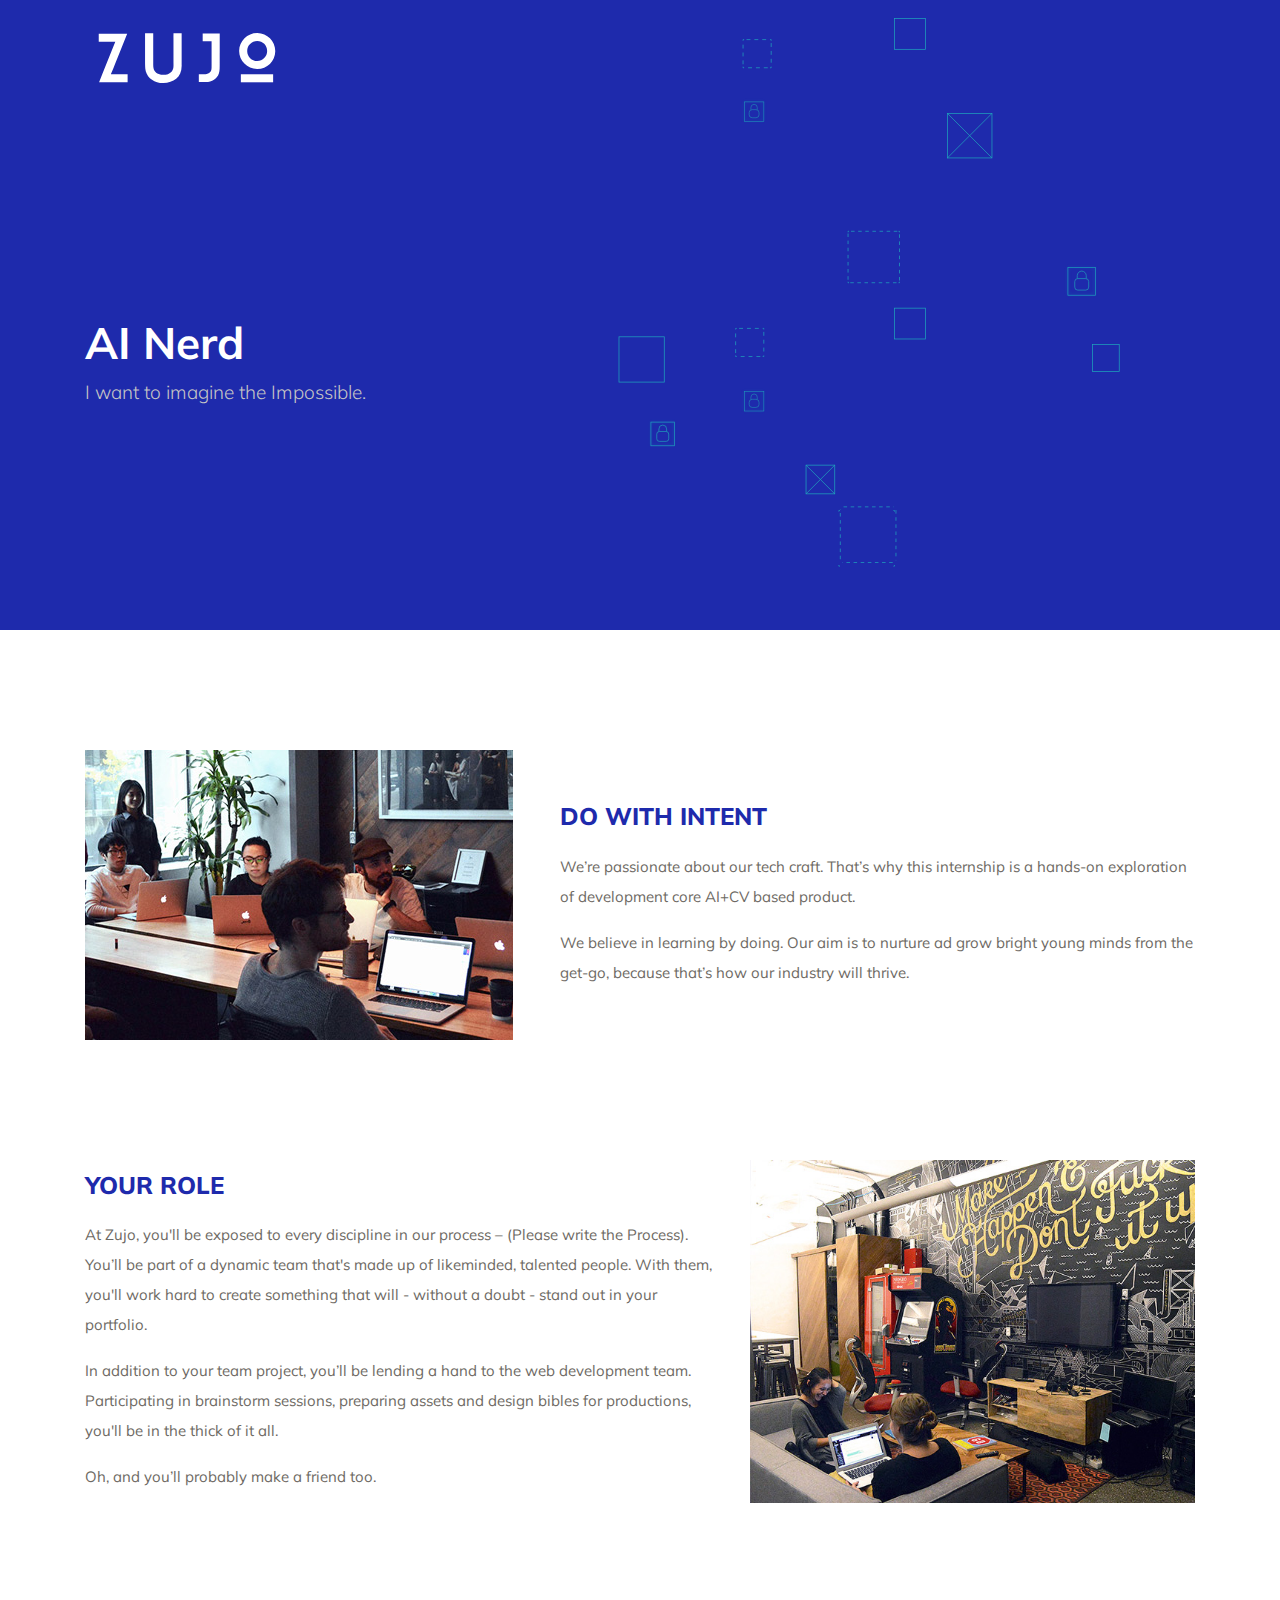
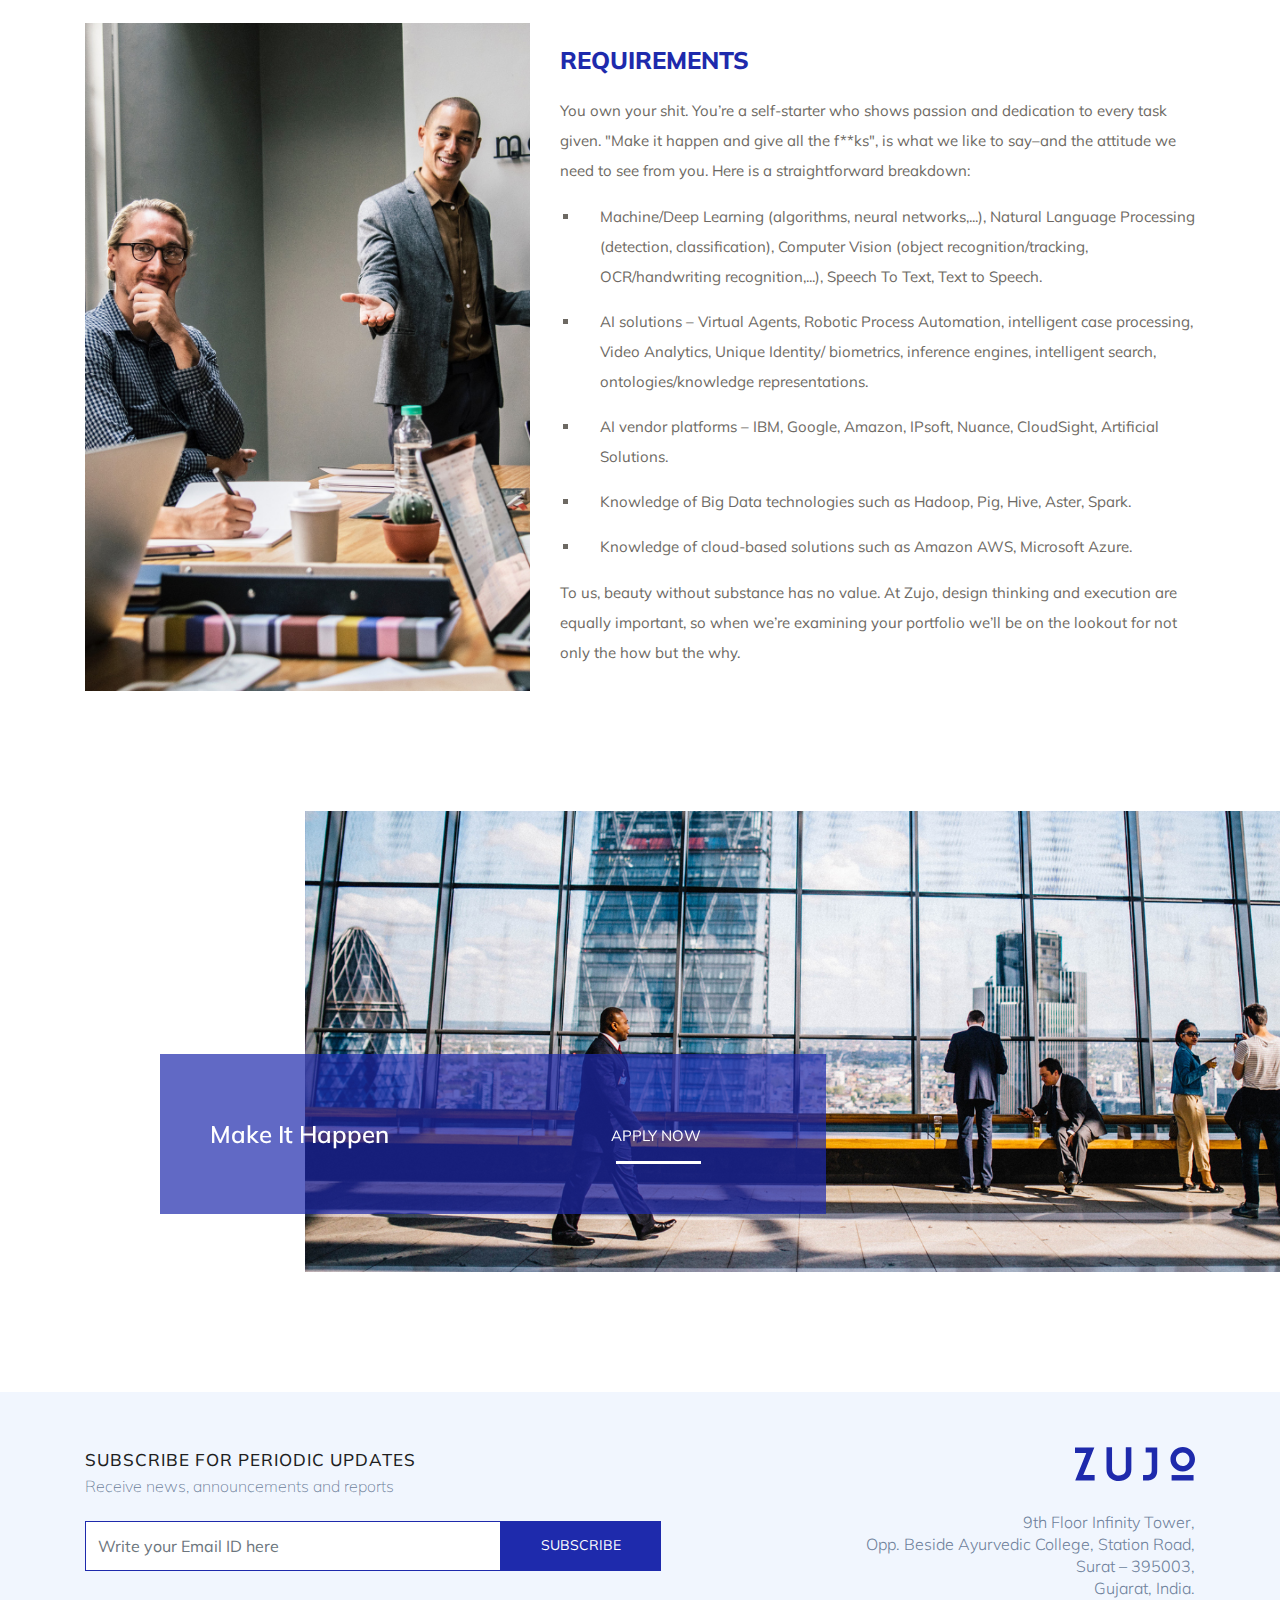
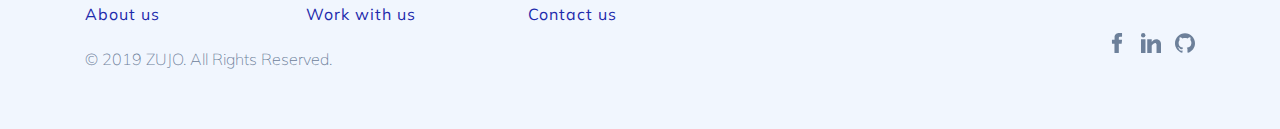
<file: ai-nerd.html>
<!DOCTYPE html>
<html>
<head>
    <title>Zujo</title>
    <meta name="description" content=""/>
    <meta property="fb:app_id" content=""/>
    <meta property="og:title" content=""/>
    <meta property="og:type" content="website"/>
    <meta property="og:url" content=""/>
    <meta property="og:description" content=""/>
    <meta property="og:site_name" content="Zujo"/>
    <meta property="og:locale" content="en_US"/>
    <meta property="og:image" content=""/>

    <meta name="twitter:card" content=""/>
    <meta name="twitter:site" content=""/>
    <meta name="twitter:creator" content=""/>
    <meta name="twitter:title" content=""/>
    <meta name="twitter:description" content=""/>
    <meta name="twitter:image" content=""/>

    <meta charset="utf-8"/>
    <meta name="viewport"
          content="width=device-width, user-scalable=no, minimum-scale=1.0, maximum-scale=1.0, shrink-to-fit=no"/>

    <link href="https://fonts.googleapis.com/css?family=Muli:300,400,600,700,800" rel="stylesheet"/>
    <link rel="stylesheet" type="text/css" href="css/bootstrap.min.css">
    <link rel="stylesheet" type="text/css" href="css/animate.min.css">
    <link rel="stylesheet" type="text/css" href="css/main.css"/>

    <link rel="icon" type="image/png" href="" sizes="57x57"/>
    <link rel="icon" type="image/png" href="" sizes="114x114"/>
    <link rel="icon" type="image/png" href="" sizes="72x72"/>

    <link rel="shortcut icon" href=""/>
    <meta name="msapplication-TileColor" content="#da532c"/>
    <meta name="msapplication-TileImage" content=""/>
    <meta name="msapplication-config" content=""/>
    <meta name="theme-color" content="#ffffff"/>
</head>
<body>

<div id="root">
    <nav class="navbar navbar-expand-lg navbar-fixed-top animated">
        <div class="container">
            <a class="navbar-brand" href="index.html">
                <svg version="1.1" id="Layer_1" xmlns="http://www.w3.org/2000/svg" xmlns:xlink="http://www.w3.org/1999/xlink" x="0px" y="0px"
	 width="1854.451px" height="525.274px" viewBox="0 0 1854.451 525.274" enable-background="new 0 0 1854.451 525.274"
	 xml:space="preserve">
<g>
	<path fill="#FFFFFF" d="M1663.458,379.405c102.951,1.426,190.383-84.836,190.99-188.438
		c0.607-104.085-84.463-190.398-188.223-190.965c-104.031-0.571-190.135,84.19-191.199,188.218
		C1473.965,291.55,1559.125,377.958,1663.458,379.405z M1665.108,85.264c57.973,0.052,103.688,45.424,104.037,103.271
		c0.367,58.874-46.404,106.354-104.582,106.182c-56.682-0.173-104.146-47.275-104.85-104.053
		C1558.995,132.576,1606.36,85.211,1665.108,85.264z"/>
	<path fill="#FFFFFF" d="M287.748,432.769H158.195h-4.396h-8.217h-18.389l27.835-65.062c5.409-13.718,10.726-27.481,16.194-41.178
		c31.047-77.717,62.1-155.45,93.859-234.958c11.169-27.962,22.422-56.132,33.8-84.615c0.021-0.052,0.042-0.104,0.063-0.157
		c-0.021,0-0.042,0-0.063,0c-80.248,0-156.213,0-232.176,0H0v84.772h10.813h136.012h3.432h0.854h22.728l-7.388,18.549
		c-0.818,2.556-1.877,5.364-3.144,8.477C120.775,223.189,79.141,328.145,36.7,432.769L7.887,507.615L3.81,517.997h44.297h255.269
		v-85.229H287.748z"/>
	<path fill="#FFFFFF" d="M871.149,336.035c-0.154-4.818-0.176-9.637-0.275-14.456h0.113V3.221h-85.824v20.851
		c-0.283,2.482-0.417,5.251-0.377,8.421c0.197,15.984,0.27,31.97,0.377,47.955v241.132h0.247c0.002,6.55-0.013,13.093-0.005,19.643
		c0.031,23.868-3.563,46.311-20.405,64.8c-29.481,32.373-87.093,43.065-134.693,24.859c-39.979-15.285-57.778-44.491-57.842-95.689
		c-0.107-89.486-0.031-178.978-0.031-268.464c0-2.767-0.003-5.362-0.008-7.882V3.109h-85.824v318.359l0.626,26.202
		c0.042,17.859,1.702,35.661,6.673,53.049c21.813,76.299,94.588,125.851,186.185,124.529
		C784.041,523.755,875.378,468.75,871.149,336.035z"/>
	<path fill="#FFFFFF" d="M1261.262,6.159h-38.174h-78.879c-11.305-0.089-22.609-0.199-33.914-0.331
		c-1.957-0.023-3.625,0.113-5.166,0.331h-13.125v39.634c-0.199,5.395-0.23,10.059,0,14.073v25.573h85.098h8.432v10.945v239.179
		h0.037c-0.074,10.063-0.094,20.13-0.221,30.192c-0.535,42.919-22.504,63.222-64.662,66.793h-12.459h-40.502h-16.328v83.225h10.828
		h76.865c2.947-0.288,5.889-0.629,8.814-1.059c7.66-1.122,14.928-2.764,21.955-4.703c61.238-16.916,97.865-64.244,100.078-132.064
		c0.461-14.121,0.697-28.252,0.813-42.384h0.016v-1.116c0.121-15.595,0.094-31.194,0-46.794v-78.771
		c0.063,0,0.131-0.003,0.193-0.003c0-41.146,0.006-82.295,0.016-123.44h0.031v-62.98v-0.31V6.159H1261.262z"/>
	<rect x="1492.92" y="433.555" fill="#FFFFFF" width="339.117" height="84.307"/>
</g>
</svg>
            </a>
            <button class="navbar-toggler">
                <span class="navbar-toggler-icon">
                    <span class="draw-menu"></span>
                    <span class="draw-menu"></span>
                    <span class="draw-menu"></span>
                </span>
            </button>
            <div class="collapse navbar-collapse for-hide" id="navbarSupportedContent">
                <div class="d-block d-lg-none navbar-mobile">
                    <div class="d-flex justify-content-between align-items-center">

                    </div>
                    <div class="navbar-mobile-title mt-4">Home</div>
                    <div class="navbar-mobile-subtitle mt-2"><a>About us</a></div>
                    <div class="navbar-mobile-subtitle"><a>Work with us</a></div>
                    <div class="navbar-mobile-title mt-3"><a>Contact us</a></div>
                </div>
                <ul class="navbar-nav ml-auto d-none d-lg-flex">
                    <li class="nav-item"><a class="nav-link">About us</a></li>
                    <li class="nav-item"><a class="nav-link">Work with us</a></li>
                    <li class="nav-item"><a class="nav-link">Contact us</a></li>
                </ul>
            </div>
        </div>
    </nav>
    <section class="banner fintec-banner h-70" id="banner">
        <div class="container h-100">
            <div class="banner-text">
                <h1>AI Nerd</h1>
                <p>I want to imagine the Impossible. </p>
            </div>
        </div>
    </section>
    <section class="dowithIntent row align-items-center">
        <div class="container">
            <div class="row align-items-center">
                <div class="col-md-5">
                    <img src="images/do-with-intent.jpg" alt="">
                </div>
                <div class="col-md-7">
                    <div class="satelite-content">
                        <h2>Do with Intent</h2>
                        <p>
                            We’re passionate about our tech craft. That’s why this internship is a hands-on exploration
                            of development core AI+CV based product.
                        </p>
                        <p>
                            We believe in learning by doing. Our aim is to nurture ad grow bright young minds from the
                            get-go, because that’s how our industry will thrive.
                        </p>
                    </div>
                </div>
            </div>
        </div>
    </section>
    <section class="dowithIntent pt-0">
        <div class="container">
            <div class="row align-items-center">
                <div class="col-md-7">
                    <div class="satelite-content">
                        <h2>Your Role</h2>
                        <p>
                            At Zujo, you'll be exposed to every discipline in our process – (Please write the Process).
                            You’ll be part of a dynamic team that's made up of likeminded, talented people. With them,
                            you'll work hard to create something that will - without a doubt - stand out in your
                            portfolio.
                        </p>
                        <p>
                            In addition to your team project, you’ll be lending a hand to the web development team.
                            Participating in brainstorm sessions, preparing assets and design bibles for productions,
                            you'll be in the thick of it all.
                        </p>
                        <p>
                            Oh, and you’ll probably make a friend too.
                        </p>
                    </div>
                </div>
                <div class="col-md-5">
                    <img src="images/your-role.jpg" alt="">
                </div>
            </div>
        </div>
    </section>
    <section class="dowithIntent pt-0">
        <div class="container">
            <div class="row align-items-center">
                <div class="col-md-5">
                    <img src="images/requirements.jpg" alt="">
                </div>
                <div class="col-md-7">
                    <div class="satelite-content">
                        <h2>Requirements</h2>
                        <p>
                            You own your shit. You’re a self-starter who shows passion and dedication to every task
                            given. "Make it happen and give all the f**ks", is what we like to say–and the attitude we
                            need to see from you. Here is a straightforward breakdown:
                        </p>
                        <ul>
                            <li>Machine/Deep Learning (algorithms, neural networks,...), Natural Language
                                Processing (detection, classification), Computer Vision (object recognition/tracking,
                                OCR/handwriting recognition,...), Speech To Text, Text to Speech.</li>
                            <li>
                                AI solutions – Virtual Agents, Robotic Process Automation, intelligent case
                                processing, Video Analytics, Unique Identity/ biometrics, inference engines, intelligent
                                search, ontologies/knowledge representations.
                            </li>
                            <li>
                                AI vendor platforms – IBM, Google, Amazon, IPsoft, Nuance, CloudSight, Artificial
                                Solutions.
                            </li>
                            <li>Knowledge of Big Data technologies such as Hadoop, Pig, Hive, Aster, Spark.</li>
                            <li>
                                Knowledge of cloud-based solutions such as Amazon AWS, Microsoft Azure.
                            </li>
                        </ul>
                        <p>
                            To us, beauty without substance has no value. At Zujo, design thinking and execution are
                            equally important, so when we’re examining your portfolio we’ll be on the lookout for not
                            only the how but the why.
                        </p>
                    </div>
                </div>
            </div>
        </div>
    </section>
    <section class="satelite do-with-intent intership pt-0">
        <div id="Intern_pictureCard" class="desktop">
            <div class="overflowHider text-right designer desktop">
                <div class="pictureWrapper  designer desktop">
                    <div class="image-cover-designer"></div>
                    <img class="picture  designer desktop" src="images/charlotteDesktop.jpg">
                </div>
                <div class="caption d-flex align-items-center justify-content-between designer desktop">
                    <h2>Make It Happen</h2>
                    <div class="svg-wrapper lightBtn">
                        <svg height="60" width="230" xmlns="http://www.w3.org/2000/svg">
                            <rect id="shape" height="60" width="230"></rect>
                        </svg>
                        <div id="text">
                            <a href="https://docs.google.com/forms/d/e/1FAIpQLSezR1AoB0HAP3gdIpaJZNRnhg6YO10k0DvsspWOpGn-_ISIEA/viewform?usp=send_form" target="_blank"><span class="spot"></span>Apply Now</a>
                        </div>
                    </div>
                </div>
            </div>
        </div>
    </section>
    <footer>
        <div class="container">
            <div class="row">
                <div class="col-md-8">
                    <h5>Subscribe for Periodic Updates</h5>
                    <p>Receive news, announcements and reports</p>
                    <div class="form-group">
                        <span id="input-output" style="color: white;">
                            <input id="email" type="email" class="form-control" placeholder="Write your Email ID here">
                        </span>
                        <button type="submit" class="btn btn-primary mb-2">SUBSCRIBE</button>
                    </div>
                    <div class="quicklink clearfix">
                        <ul class="list-unstyled">
                            <li><a>About us</a></li>
                        </ul>
                        <ul class="list-unstyled">
                            <li><a>Work with us</a></li>
                        </ul>
                        <ul class="list-unstyled">
                            <li><a>Contact us</a></li>
                        </ul>
                    </div>
                    <div class="textwidget">
                        <p>© 2019 ZUJO. All Rights Reserved.</p>
                    </div>
                </div>
                <div class="col-md-4 text-md-right">
                    <div class="address" data-aos="fade-left" data-aos-delay="200" data-aos-duration="1000">
                        <div class="svgLogo">
                            <svg version="1.1" id="Layer_1" xmlns="http://www.w3.org/2000/svg" xmlns:xlink="http://www.w3.org/1999/xlink" x="0px" y="0px" width="1854.451px" height="525.274px" viewBox="0 0 1854.451 525.274" enable-background="new 0 0 1854.451 525.274" xml:space="preserve">
<g>
	<path fill="#FFFFFF" d="M1663.458,379.405c102.951,1.426,190.383-84.836,190.99-188.438
		c0.607-104.085-84.463-190.398-188.223-190.965c-104.031-0.571-190.135,84.19-191.199,188.218
		C1473.965,291.55,1559.125,377.958,1663.458,379.405z M1665.108,85.264c57.973,0.052,103.688,45.424,104.037,103.271
		c0.367,58.874-46.404,106.354-104.582,106.182c-56.682-0.173-104.146-47.275-104.85-104.053
		C1558.995,132.576,1606.36,85.211,1665.108,85.264z"></path>
	<path fill="#FFFFFF" d="M287.748,432.769H158.195h-4.396h-8.217h-18.389l27.835-65.062c5.409-13.718,10.726-27.481,16.194-41.178
		c31.047-77.717,62.1-155.45,93.859-234.958c11.169-27.962,22.422-56.132,33.8-84.615c0.021-0.052,0.042-0.104,0.063-0.157
		c-0.021,0-0.042,0-0.063,0c-80.248,0-156.213,0-232.176,0H0v84.772h10.813h136.012h3.432h0.854h22.728l-7.388,18.549
		c-0.818,2.556-1.877,5.364-3.144,8.477C120.775,223.189,79.141,328.145,36.7,432.769L7.887,507.615L3.81,517.997h44.297h255.269
		v-85.229H287.748z"></path>
	<path fill="#FFFFFF" d="M871.149,336.035c-0.154-4.818-0.176-9.637-0.275-14.456h0.113V3.221h-85.824v20.851
		c-0.283,2.482-0.417,5.251-0.377,8.421c0.197,15.984,0.27,31.97,0.377,47.955v241.132h0.247c0.002,6.55-0.013,13.093-0.005,19.643
		c0.031,23.868-3.563,46.311-20.405,64.8c-29.481,32.373-87.093,43.065-134.693,24.859c-39.979-15.285-57.778-44.491-57.842-95.689
		c-0.107-89.486-0.031-178.978-0.031-268.464c0-2.767-0.003-5.362-0.008-7.882V3.109h-85.824v318.359l0.626,26.202
		c0.042,17.859,1.702,35.661,6.673,53.049c21.813,76.299,94.588,125.851,186.185,124.529
		C784.041,523.755,875.378,468.75,871.149,336.035z"></path>
	<path fill="#FFFFFF" d="M1261.262,6.159h-38.174h-78.879c-11.305-0.089-22.609-0.199-33.914-0.331
		c-1.957-0.023-3.625,0.113-5.166,0.331h-13.125v39.634c-0.199,5.395-0.23,10.059,0,14.073v25.573h85.098h8.432v10.945v239.179
		h0.037c-0.074,10.063-0.094,20.13-0.221,30.192c-0.535,42.919-22.504,63.222-64.662,66.793h-12.459h-40.502h-16.328v83.225h10.828
		h76.865c2.947-0.288,5.889-0.629,8.814-1.059c7.66-1.122,14.928-2.764,21.955-4.703c61.238-16.916,97.865-64.244,100.078-132.064
		c0.461-14.121,0.697-28.252,0.813-42.384h0.016v-1.116c0.121-15.595,0.094-31.194,0-46.794v-78.771
		c0.063,0,0.131-0.003,0.193-0.003c0-41.146,0.006-82.295,0.016-123.44h0.031v-62.98v-0.31V6.159H1261.262z"></path>
	<rect x="1492.92" y="433.555" fill="#FFFFFF" width="339.117" height="84.307"></rect>
</g>
</svg>
                        </div>
                        <p>9th Floor Infinity Tower,<br>Opp. Beside Ayurvedic College, Station Road, Surat – 395003,<br>Gujarat, India.</p>
                        <ul class="social">
                            <li>
                                <a href="https://www.facebook.com/Zujo-1858826024149711" target="_blank">
                                    <svg version="1.1" id="Layer_1" xmlns="http://www.w3.org/2000/svg" xmlns:xlink="http://www.w3.org/1999/xlink" x="0px" y="0px"viewBox="0 0 310 310" style="enable-background:new 0 0 310 310;" xml:space="preserve">
                                        <g id="XMLID_834_">
                                        <path id="XMLID_835_" d="M81.703,165.106h33.981V305c0,2.762,2.238,5,5,5h57.616c2.762,0,5-2.238,5-5V165.765h39.064
                                            c2.54,0,4.677-1.906,4.967-4.429l5.933-51.502c0.163-1.417-0.286-2.836-1.234-3.899c-0.949-1.064-2.307-1.673-3.732-1.673h-44.996
                                            V71.978c0-9.732,5.24-14.667,15.576-14.667c1.473,0,29.42,0,29.42,0c2.762,0,5-2.239,5-5V5.037c0-2.762-2.238-5-5-5h-40.545
                                            C187.467,0.023,186.832,0,185.896,0c-7.035,0-31.488,1.381-50.804,19.151c-21.402,19.692-18.427,43.27-17.716,47.358v37.752H81.703
                                            c-2.762,0-5,2.238-5,5v50.844C76.703,162.867,78.941,165.106,81.703,165.106z"/>
                                    </g>
                                    </svg>
                                </a>
                            </li>
                            <li>
                                <a href="https://www.linkedin.com/company/zujo/" target="_blank">
                                    <svg version="1.1" id="Capa_1" xmlns="http://www.w3.org/2000/svg" xmlns:xlink="http://www.w3.org/1999/xlink" x="0px" y="0px"
	 viewBox="0 0 512 512" style="enable-background:new 0 0 512 512;" xml:space="preserve">
<g>
	<g>
		<rect y="160" width="114.496" height="352"/>
	</g>
</g>
<g>
	<g>
		<path d="M426.368,164.128c-1.216-0.384-2.368-0.8-3.648-1.152c-1.536-0.352-3.072-0.64-4.64-0.896
			c-6.08-1.216-12.736-2.08-20.544-2.08c-66.752,0-109.088,48.544-123.04,67.296V160H160v352h114.496V320
			c0,0,86.528-120.512,123.04-32c0,79.008,0,224,0,224H512V274.464C512,221.28,475.552,176.96,426.368,164.128z"/>
	</g>
</g>
<g>
	<g>
		<circle cx="56" cy="56" r="56"/>
	</g>
</g>
</svg>
                                </a>
                            </li>
                            <li>
                                <a href="https://github.com/zujoio" target="_blank">
                                    <svg version="1.1" id="Capa_1" xmlns="http://www.w3.org/2000/svg" xmlns:xlink="http://www.w3.org/1999/xlink" x="0px" y="0px"
	 viewBox="0 0 512 512" style="enable-background:new 0 0 512 512;" xml:space="preserve">
<g>
	<g>
		<path d="M255.968,5.329C114.624,5.329,0,120.401,0,262.353c0,113.536,73.344,209.856,175.104,243.872
			c12.8,2.368,17.472-5.568,17.472-12.384c0-6.112-0.224-22.272-0.352-43.712c-71.2,15.52-86.24-34.464-86.24-34.464
			c-11.616-29.696-28.416-37.6-28.416-37.6c-23.264-15.936,1.728-15.616,1.728-15.616c25.696,1.824,39.2,26.496,39.2,26.496
			c22.848,39.264,59.936,27.936,74.528,21.344c2.304-16.608,8.928-27.936,16.256-34.368
			c-56.832-6.496-116.608-28.544-116.608-127.008c0-28.064,9.984-51.008,26.368-68.992c-2.656-6.496-11.424-32.64,2.496-68
			c0,0,21.504-6.912,70.4,26.336c20.416-5.696,42.304-8.544,64.096-8.64c21.728,0.128,43.648,2.944,64.096,8.672
			c48.864-33.248,70.336-26.336,70.336-26.336c13.952,35.392,5.184,61.504,2.56,68c16.416,17.984,26.304,40.928,26.304,68.992
			c0,98.72-59.84,120.448-116.864,126.816c9.184,7.936,17.376,23.616,17.376,47.584c0,34.368-0.32,62.08-0.32,70.496
			c0,6.88,4.608,14.88,17.6,12.352C438.72,472.145,512,375.857,512,262.353C512,120.401,397.376,5.329,255.968,5.329z"/>
	</g>
</g>
<g>
</g>
<g>
</g>
<g>
</g>
<g>
</g>
<g>
</g>
<g>
</g>
<g>
</g>
<g>
</g>
<g>
</g>
<g>
</g>
<g>
</g>
<g>
</g>
<g>
</g>
<g>
</g>
<g>
</g>
</svg>

                                </a>
                            </li>
                        </ul>
                    </div>
                </div>
            </div>
        </div>
    </footer>
</div>


<script src="js/jquery-3.3.1.slim.min.js"></script>
<script src="js/bootstrap.min.js"></script>
<script>
    $(window).scrollTop() <= 45 ? $(".navbar-expand-lg").removeClass("nav-second") : $(".navbar-expand-lg").addClass("nav-second")
    $(window).on("scroll", function () {
        $(window).scrollTop() <= 45 ? $(".navbar-expand-lg").removeClass("nav-second") : $(".navbar-expand-lg").addClass("nav-second")
    })
</script>

</body>
</html>
</file>
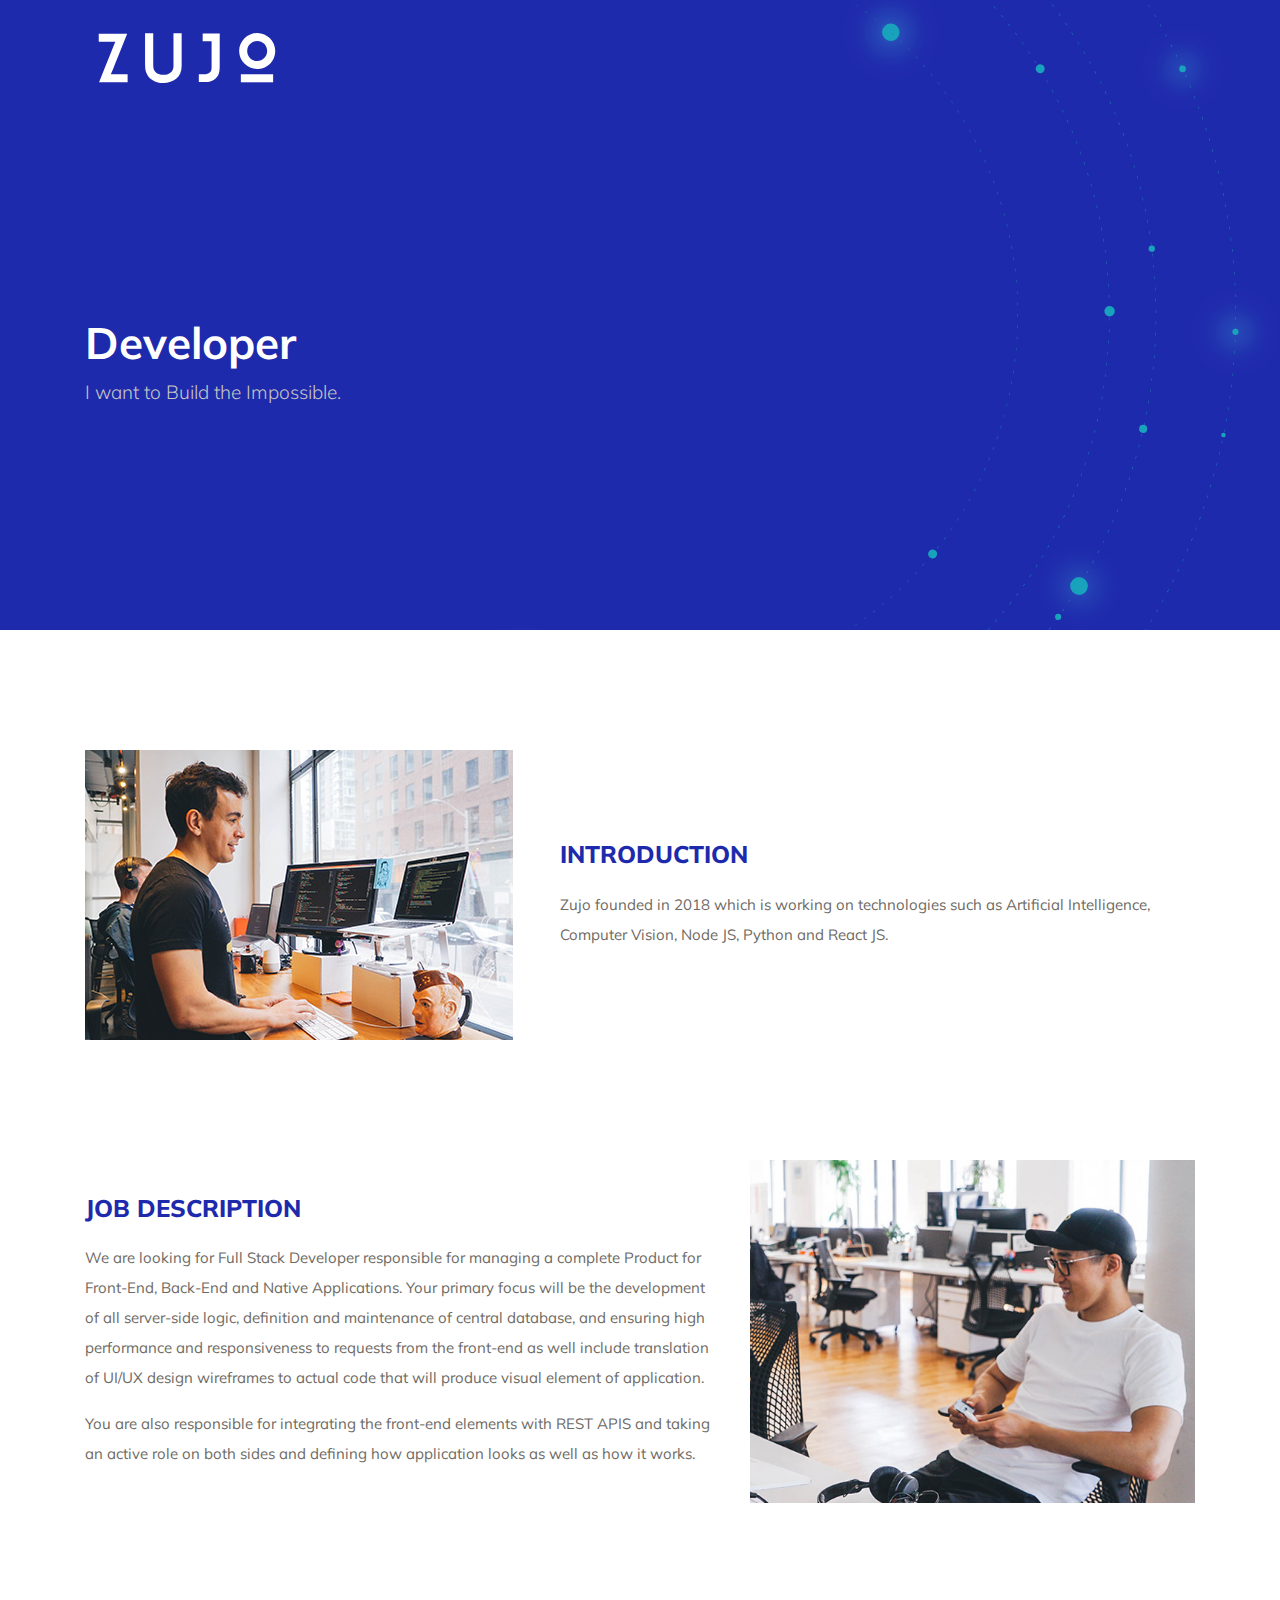
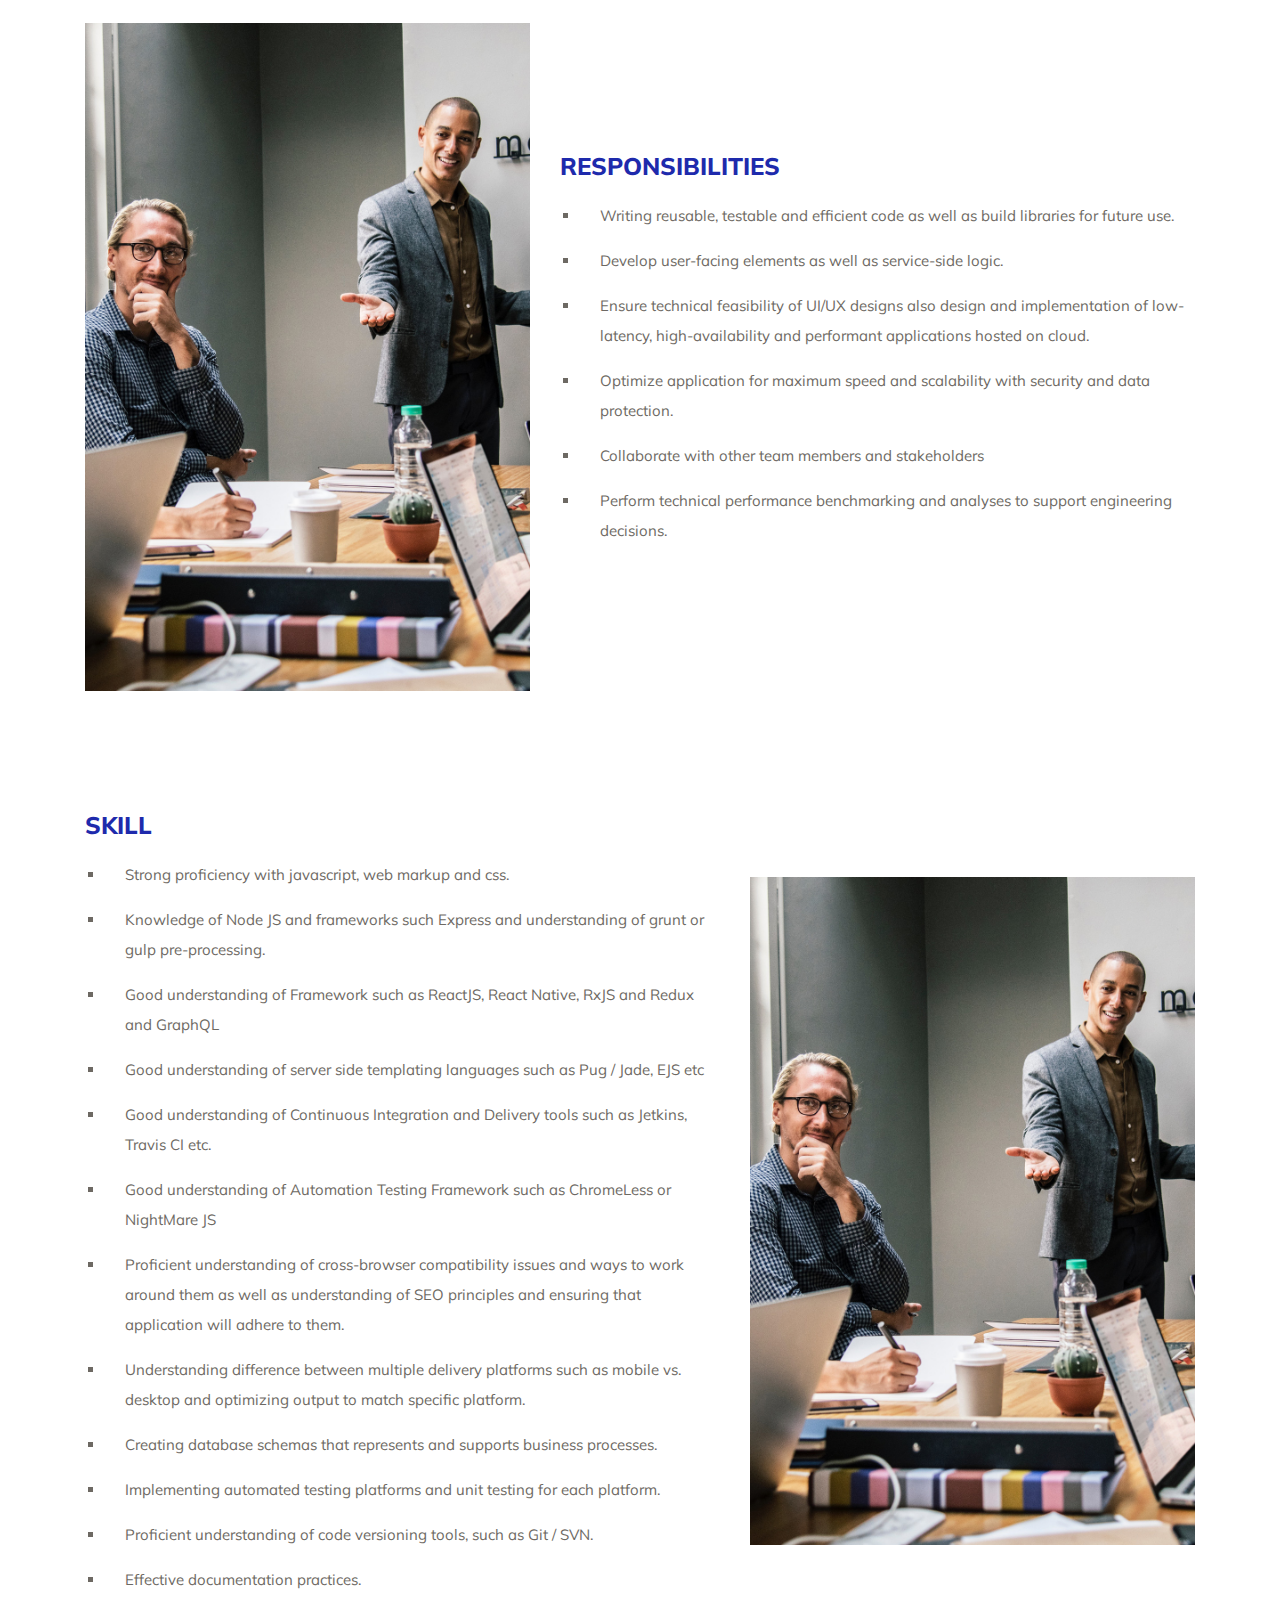
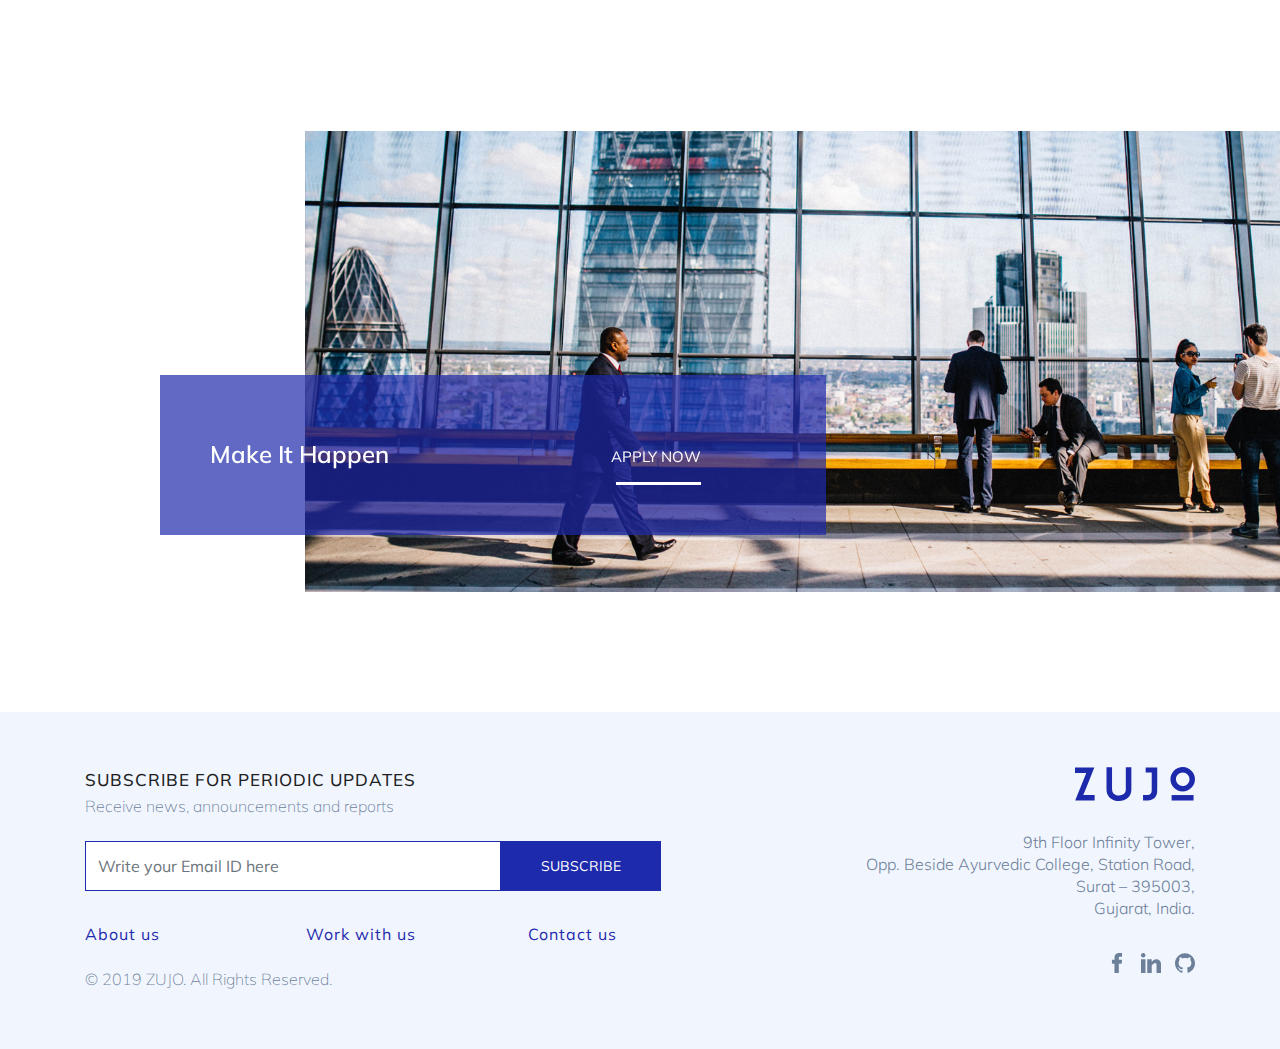
<file: developer.html>
<!DOCTYPE html>
<html>
<head>
    <title>Zujo</title>
    <meta name="description" content=""/>
    <meta property="fb:app_id" content=""/>
    <meta property="og:title" content=""/>
    <meta property="og:type" content="website"/>
    <meta property="og:url" content=""/>
    <meta property="og:description" content=""/>
    <meta property="og:site_name" content="Zujo"/>
    <meta property="og:locale" content="en_US"/>
    <meta property="og:image" content=""/>

    <meta name="twitter:card" content=""/>
    <meta name="twitter:site" content=""/>
    <meta name="twitter:creator" content=""/>
    <meta name="twitter:title" content=""/>
    <meta name="twitter:description" content=""/>
    <meta name="twitter:image" content=""/>

    <meta charset="utf-8"/>
    <meta name="viewport"
          content="width=device-width, user-scalable=no, minimum-scale=1.0, maximum-scale=1.0, shrink-to-fit=no"/>

    <link href="https://fonts.googleapis.com/css?family=Muli:300,400,600,700,800" rel="stylesheet"/>
    <link rel="stylesheet" type="text/css" href="css/bootstrap.min.css">
    <link rel="stylesheet" type="text/css" href="css/animate.min.css">
    <link rel="stylesheet" type="text/css" href="css/main.css"/>

    <link rel="icon" type="image/png" href="" sizes="57x57"/>
    <link rel="icon" type="image/png" href="" sizes="114x114"/>
    <link rel="icon" type="image/png" href="" sizes="72x72"/>

    <link rel="shortcut icon" href=""/>
    <meta name="msapplication-TileColor" content="#da532c"/>
    <meta name="msapplication-TileImage" content=""/>
    <meta name="msapplication-config" content=""/>
    <meta name="theme-color" content="#ffffff"/>
</head>
<body>

<div id="root">
    <nav class="navbar navbar-expand-lg navbar-fixed-top animated">
        <div class="container">
            <a class="navbar-brand" href="index.html">
                <svg version="1.1" id="Layer_1" xmlns="http://www.w3.org/2000/svg" xmlns:xlink="http://www.w3.org/1999/xlink" x="0px" y="0px"
	 width="1854.451px" height="525.274px" viewBox="0 0 1854.451 525.274" enable-background="new 0 0 1854.451 525.274"
	 xml:space="preserve">
<g>
	<path fill="#FFFFFF" d="M1663.458,379.405c102.951,1.426,190.383-84.836,190.99-188.438
		c0.607-104.085-84.463-190.398-188.223-190.965c-104.031-0.571-190.135,84.19-191.199,188.218
		C1473.965,291.55,1559.125,377.958,1663.458,379.405z M1665.108,85.264c57.973,0.052,103.688,45.424,104.037,103.271
		c0.367,58.874-46.404,106.354-104.582,106.182c-56.682-0.173-104.146-47.275-104.85-104.053
		C1558.995,132.576,1606.36,85.211,1665.108,85.264z"/>
	<path fill="#FFFFFF" d="M287.748,432.769H158.195h-4.396h-8.217h-18.389l27.835-65.062c5.409-13.718,10.726-27.481,16.194-41.178
		c31.047-77.717,62.1-155.45,93.859-234.958c11.169-27.962,22.422-56.132,33.8-84.615c0.021-0.052,0.042-0.104,0.063-0.157
		c-0.021,0-0.042,0-0.063,0c-80.248,0-156.213,0-232.176,0H0v84.772h10.813h136.012h3.432h0.854h22.728l-7.388,18.549
		c-0.818,2.556-1.877,5.364-3.144,8.477C120.775,223.189,79.141,328.145,36.7,432.769L7.887,507.615L3.81,517.997h44.297h255.269
		v-85.229H287.748z"/>
	<path fill="#FFFFFF" d="M871.149,336.035c-0.154-4.818-0.176-9.637-0.275-14.456h0.113V3.221h-85.824v20.851
		c-0.283,2.482-0.417,5.251-0.377,8.421c0.197,15.984,0.27,31.97,0.377,47.955v241.132h0.247c0.002,6.55-0.013,13.093-0.005,19.643
		c0.031,23.868-3.563,46.311-20.405,64.8c-29.481,32.373-87.093,43.065-134.693,24.859c-39.979-15.285-57.778-44.491-57.842-95.689
		c-0.107-89.486-0.031-178.978-0.031-268.464c0-2.767-0.003-5.362-0.008-7.882V3.109h-85.824v318.359l0.626,26.202
		c0.042,17.859,1.702,35.661,6.673,53.049c21.813,76.299,94.588,125.851,186.185,124.529
		C784.041,523.755,875.378,468.75,871.149,336.035z"/>
	<path fill="#FFFFFF" d="M1261.262,6.159h-38.174h-78.879c-11.305-0.089-22.609-0.199-33.914-0.331
		c-1.957-0.023-3.625,0.113-5.166,0.331h-13.125v39.634c-0.199,5.395-0.23,10.059,0,14.073v25.573h85.098h8.432v10.945v239.179
		h0.037c-0.074,10.063-0.094,20.13-0.221,30.192c-0.535,42.919-22.504,63.222-64.662,66.793h-12.459h-40.502h-16.328v83.225h10.828
		h76.865c2.947-0.288,5.889-0.629,8.814-1.059c7.66-1.122,14.928-2.764,21.955-4.703c61.238-16.916,97.865-64.244,100.078-132.064
		c0.461-14.121,0.697-28.252,0.813-42.384h0.016v-1.116c0.121-15.595,0.094-31.194,0-46.794v-78.771
		c0.063,0,0.131-0.003,0.193-0.003c0-41.146,0.006-82.295,0.016-123.44h0.031v-62.98v-0.31V6.159H1261.262z"/>
	<rect x="1492.92" y="433.555" fill="#FFFFFF" width="339.117" height="84.307"/>
</g>
</svg>
            </a>
            <button class="navbar-toggler">
                <span class="navbar-toggler-icon">
                    <span class="draw-menu"></span>
                    <span class="draw-menu"></span>
                    <span class="draw-menu"></span>
                </span>
            </button>
            <div class="collapse navbar-collapse for-hide" id="navbarSupportedContent">
                <div class="d-block d-lg-none navbar-mobile">
                    <div class="d-flex justify-content-between align-items-center">

                    </div>
                    <div class="navbar-mobile-title mt-4">Home</div>
                    <div class="navbar-mobile-subtitle mt-2"><a>About us</a></div>
                    <div class="navbar-mobile-subtitle"><a>Work with us</a></div>
                    <div class="navbar-mobile-title mt-3"><a>Contact us</a></div>
                </div>
                <ul class="navbar-nav ml-auto d-none d-lg-flex">
                    <li class="nav-item"><a class="nav-link">About us</a></li>
                    <li class="nav-item"><a class="nav-link">Work with us</a></li>
                    <li class="nav-item"><a class="nav-link">Contact us</a></li>
                </ul>
            </div>
        </div>
    </nav>
    <section class="banner satelite-banner h-70" id="banner">
        <div class="container h-100">
            <div class="banner-text">
                <h1>Developer</h1>
                <p>I want to Build the Impossible. </p>
            </div>
        </div>
    </section>
    <section class="dowithIntent row align-items-center">
        <div class="container">
            <div class="row align-items-center">
                <div class="col-md-5">
                    <img src="images/code.jpg" alt="">
                </div>
                <div class="col-md-7">
                    <div class="satelite-content">
                        <h2>Introduction</h2>
                        <p>
                            Zujo founded in 2018 which is working on technologies such as Artificial
                            Intelligence, Computer Vision, Node JS, Python and React JS.
                        </p>
                    </div>
                </div>
            </div>
        </div>
    </section>
    <section class="dowithIntent pt-0">
        <div class="container">
            <div class="row align-items-center">
                <div class="col-md-7">
                    <div class="satelite-content">
                        <h2>Job Description</h2>
                        <p>
                            We are looking for Full Stack Developer responsible for managing a complete
                            Product for Front-End, Back-End and Native Applications. Your primary focus will
                            be the development of all server-side logic, definition and maintenance of central
                            database, and ensuring high performance and responsiveness to requests from the
                            front-end as well include translation of UI/UX design wireframes to actual code that
                            will produce visual element of application.
                        </p>
                        <p>
                            You are also responsible for integrating the front-end elements with REST APIS and
                            taking an active role on both sides and defining how application looks as well as
                            how it works.
                        </p>
                    </div>
                </div>
                <div class="col-md-5">
                    <img src="images/developer-role.jpg" alt="">
                </div>
            </div>
        </div>
    </section>
    <section class="dowithIntent pt-0">
        <div class="container">
            <div class="row align-items-center">
                <div class="col-md-5">
                    <img src="images/requirements.jpg" alt="">
                </div>
                <div class="col-md-7">
                    <div class="satelite-content">
                        <h2>Responsibilities</h2>
                        <ul>
                            <li>Writing reusable, testable and efficient code as well as build libraries for future
                                use.</li>
                            <li>
                                Develop user-facing elements as well as service-side logic.
                            </li>
                            <li>
                                Ensure technical feasibility of UI/UX designs also design and implementation of
                                low-latency, high-availability and performant applications hosted on cloud.
                            </li>
                            <li>Optimize application for maximum speed and scalability with security and data
                                protection.</li>
                            <li>
                                Collaborate with other team members and stakeholders
                            </li>
                            <li>
                                Perform technical performance benchmarking and analyses to support
                                engineering decisions.
                            </li>
                        </ul>
                    </div>
                </div>
            </div>
        </div>
    </section>
    <section class="dowithIntent pt-0">
        <div class="container">
            <div class="row align-items-center">
                <div class="col-md-7">
                    <div class="satelite-content">
                        <h2>Skill</h2>
                        <ul>
                            <li>Strong proficiency with javascript, web markup and css.</li>
                            <li>
                                Knowledge of Node JS and frameworks such Express and understanding of grunt
                                or gulp pre-processing.
                            </li>
                            <li>
                                Good understanding of Framework such as ReactJS, React Native, RxJS and
                                Redux and GraphQL
                            </li>
                            <li>Good understanding of server side templating languages such as Pug / Jade,
                                EJS etc</li>
                            <li>
                                Good understanding of Continuous Integration and Delivery tools such as
                                Jetkins, Travis CI etc.
                            </li>
                            <li>
                                Good understanding of Automation Testing Framework such as ChromeLess or
                                NightMare JS
                            </li>
                            <li>
                                Proficient understanding of cross-browser compatibility issues and ways to work
                                around them as well as understanding of SEO principles and ensuring that
                                application will adhere to them.
                            </li>
                            <li>
                                Understanding difference between multiple delivery platforms such as mobile vs.
                                desktop and optimizing output to match specific platform.
                            </li>
                            <li>
                                Creating database schemas that represents and supports business processes.
                            </li>
                            <li>
                                Implementing automated testing platforms and unit testing for each platform.
                            </li>
                            <li>
                                Proficient understanding of code versioning tools, such as Git / SVN.
                            </li>
                            <li>
                                Effective documentation practices.
                            </li>
                        </ul>
                    </div>
                </div>
                <div class="col-md-5">
                    <img src="images/requirements.jpg" alt="">
                </div>
            </div>
        </div>
    </section>
    <section class="satelite do-with-intent intership pt-0">
        <div id="Intern_pictureCard" class="desktop">
            <div class="overflowHider text-right designer desktop">
                <div class="pictureWrapper  designer desktop">
                    <div class="image-cover-designer"></div>
                    <img class="picture  designer desktop" src="images/charlotteDesktop.jpg">
                </div>
                <div class="caption d-flex align-items-center justify-content-between designer desktop">
                    <h2>Make It Happen</small></h2>
                    <div class="svg-wrapper lightBtn">
                        <svg height="60" width="230" xmlns="http://www.w3.org/2000/svg">
                            <rect id="shape" height="60" width="230"></rect>
                        </svg>
                        <div id="text">
                            <a href="https://docs.google.com/forms/d/e/1FAIpQLSezR1AoB0HAP3gdIpaJZNRnhg6YO10k0DvsspWOpGn-_ISIEA/viewform?usp=send_form" target="_blank"><span class="spot"></span>Apply Now</a>
                        </div>
                    </div>
                </div>
            </div>
        </div>
    </section>
    <footer>
        <div class="container">
            <div class="row">
                <div class="col-md-8">
                    <h5>Subscribe for Periodic Updates</h5>
                    <p>Receive news, announcements and reports</p>
                    <div class="form-group">
                        <span id="input-output" style="color: white;">
                            <input id="email" type="email" class="form-control" placeholder="Write your Email ID here">
                        </span>
                        <button type="submit" class="btn btn-primary mb-2">SUBSCRIBE</button>
                    </div>
                    <div class="quicklink clearfix">
                        <ul class="list-unstyled">
                            <li><a>About us</a></li>
                        </ul>
                        <ul class="list-unstyled">
                            <li><a>Work with us</a></li>
                        </ul>
                        <ul class="list-unstyled">
                            <li><a>Contact us</a></li>
                        </ul>
                    </div>
                    <div class="textwidget">
                        <p>© 2019 ZUJO. All Rights Reserved.</p>
                    </div>
                </div>
                <div class="col-md-4 text-md-right">
                    <div class="address" data-aos="fade-left" data-aos-delay="200" data-aos-duration="1000">
                        <div class="svgLogo">
                            <svg version="1.1" id="Layer_1" xmlns="http://www.w3.org/2000/svg" xmlns:xlink="http://www.w3.org/1999/xlink" x="0px" y="0px" width="1854.451px" height="525.274px" viewBox="0 0 1854.451 525.274" enable-background="new 0 0 1854.451 525.274" xml:space="preserve">
<g>
	<path fill="#FFFFFF" d="M1663.458,379.405c102.951,1.426,190.383-84.836,190.99-188.438
		c0.607-104.085-84.463-190.398-188.223-190.965c-104.031-0.571-190.135,84.19-191.199,188.218
		C1473.965,291.55,1559.125,377.958,1663.458,379.405z M1665.108,85.264c57.973,0.052,103.688,45.424,104.037,103.271
		c0.367,58.874-46.404,106.354-104.582,106.182c-56.682-0.173-104.146-47.275-104.85-104.053
		C1558.995,132.576,1606.36,85.211,1665.108,85.264z"></path>
	<path fill="#FFFFFF" d="M287.748,432.769H158.195h-4.396h-8.217h-18.389l27.835-65.062c5.409-13.718,10.726-27.481,16.194-41.178
		c31.047-77.717,62.1-155.45,93.859-234.958c11.169-27.962,22.422-56.132,33.8-84.615c0.021-0.052,0.042-0.104,0.063-0.157
		c-0.021,0-0.042,0-0.063,0c-80.248,0-156.213,0-232.176,0H0v84.772h10.813h136.012h3.432h0.854h22.728l-7.388,18.549
		c-0.818,2.556-1.877,5.364-3.144,8.477C120.775,223.189,79.141,328.145,36.7,432.769L7.887,507.615L3.81,517.997h44.297h255.269
		v-85.229H287.748z"></path>
	<path fill="#FFFFFF" d="M871.149,336.035c-0.154-4.818-0.176-9.637-0.275-14.456h0.113V3.221h-85.824v20.851
		c-0.283,2.482-0.417,5.251-0.377,8.421c0.197,15.984,0.27,31.97,0.377,47.955v241.132h0.247c0.002,6.55-0.013,13.093-0.005,19.643
		c0.031,23.868-3.563,46.311-20.405,64.8c-29.481,32.373-87.093,43.065-134.693,24.859c-39.979-15.285-57.778-44.491-57.842-95.689
		c-0.107-89.486-0.031-178.978-0.031-268.464c0-2.767-0.003-5.362-0.008-7.882V3.109h-85.824v318.359l0.626,26.202
		c0.042,17.859,1.702,35.661,6.673,53.049c21.813,76.299,94.588,125.851,186.185,124.529
		C784.041,523.755,875.378,468.75,871.149,336.035z"></path>
	<path fill="#FFFFFF" d="M1261.262,6.159h-38.174h-78.879c-11.305-0.089-22.609-0.199-33.914-0.331
		c-1.957-0.023-3.625,0.113-5.166,0.331h-13.125v39.634c-0.199,5.395-0.23,10.059,0,14.073v25.573h85.098h8.432v10.945v239.179
		h0.037c-0.074,10.063-0.094,20.13-0.221,30.192c-0.535,42.919-22.504,63.222-64.662,66.793h-12.459h-40.502h-16.328v83.225h10.828
		h76.865c2.947-0.288,5.889-0.629,8.814-1.059c7.66-1.122,14.928-2.764,21.955-4.703c61.238-16.916,97.865-64.244,100.078-132.064
		c0.461-14.121,0.697-28.252,0.813-42.384h0.016v-1.116c0.121-15.595,0.094-31.194,0-46.794v-78.771
		c0.063,0,0.131-0.003,0.193-0.003c0-41.146,0.006-82.295,0.016-123.44h0.031v-62.98v-0.31V6.159H1261.262z"></path>
	<rect x="1492.92" y="433.555" fill="#FFFFFF" width="339.117" height="84.307"></rect>
</g>
</svg>
                        </div>
                       <p>9th Floor Infinity Tower,<br>Opp. Beside Ayurvedic College, Station Road, Surat – 395003,<br>Gujarat, India.</p>
                        <ul class="social">
                            <li>
                                <a href="https://www.facebook.com/Zujo-1858826024149711" target="_blank">
                                    <svg version="1.1" id="Layer_1" xmlns="http://www.w3.org/2000/svg" xmlns:xlink="http://www.w3.org/1999/xlink" x="0px" y="0px"viewBox="0 0 310 310" style="enable-background:new 0 0 310 310;" xml:space="preserve">
                                        <g id="XMLID_834_">
                                        <path id="XMLID_835_" d="M81.703,165.106h33.981V305c0,2.762,2.238,5,5,5h57.616c2.762,0,5-2.238,5-5V165.765h39.064
                                            c2.54,0,4.677-1.906,4.967-4.429l5.933-51.502c0.163-1.417-0.286-2.836-1.234-3.899c-0.949-1.064-2.307-1.673-3.732-1.673h-44.996
                                            V71.978c0-9.732,5.24-14.667,15.576-14.667c1.473,0,29.42,0,29.42,0c2.762,0,5-2.239,5-5V5.037c0-2.762-2.238-5-5-5h-40.545
                                            C187.467,0.023,186.832,0,185.896,0c-7.035,0-31.488,1.381-50.804,19.151c-21.402,19.692-18.427,43.27-17.716,47.358v37.752H81.703
                                            c-2.762,0-5,2.238-5,5v50.844C76.703,162.867,78.941,165.106,81.703,165.106z"/>
                                    </g>
                                    </svg>
                                </a>
                            </li>
                            <li>
                                <a href="https://www.linkedin.com/company/zujo/" target="_blank">
                                    <svg version="1.1" id="Capa_1" xmlns="http://www.w3.org/2000/svg" xmlns:xlink="http://www.w3.org/1999/xlink" x="0px" y="0px"
	 viewBox="0 0 512 512" style="enable-background:new 0 0 512 512;" xml:space="preserve">
<g>
	<g>
		<rect y="160" width="114.496" height="352"/>
	</g>
</g>
<g>
	<g>
		<path d="M426.368,164.128c-1.216-0.384-2.368-0.8-3.648-1.152c-1.536-0.352-3.072-0.64-4.64-0.896
			c-6.08-1.216-12.736-2.08-20.544-2.08c-66.752,0-109.088,48.544-123.04,67.296V160H160v352h114.496V320
			c0,0,86.528-120.512,123.04-32c0,79.008,0,224,0,224H512V274.464C512,221.28,475.552,176.96,426.368,164.128z"/>
	</g>
</g>
<g>
	<g>
		<circle cx="56" cy="56" r="56"/>
	</g>
</g>
</svg>
                                </a>
                            </li>
                            <li>
                                <a href="https://github.com/zujoio" target="_blank">
                                    <svg version="1.1" id="Capa_1" xmlns="http://www.w3.org/2000/svg" xmlns:xlink="http://www.w3.org/1999/xlink" x="0px" y="0px"
	 viewBox="0 0 512 512" style="enable-background:new 0 0 512 512;" xml:space="preserve">
<g>
	<g>
		<path d="M255.968,5.329C114.624,5.329,0,120.401,0,262.353c0,113.536,73.344,209.856,175.104,243.872
			c12.8,2.368,17.472-5.568,17.472-12.384c0-6.112-0.224-22.272-0.352-43.712c-71.2,15.52-86.24-34.464-86.24-34.464
			c-11.616-29.696-28.416-37.6-28.416-37.6c-23.264-15.936,1.728-15.616,1.728-15.616c25.696,1.824,39.2,26.496,39.2,26.496
			c22.848,39.264,59.936,27.936,74.528,21.344c2.304-16.608,8.928-27.936,16.256-34.368
			c-56.832-6.496-116.608-28.544-116.608-127.008c0-28.064,9.984-51.008,26.368-68.992c-2.656-6.496-11.424-32.64,2.496-68
			c0,0,21.504-6.912,70.4,26.336c20.416-5.696,42.304-8.544,64.096-8.64c21.728,0.128,43.648,2.944,64.096,8.672
			c48.864-33.248,70.336-26.336,70.336-26.336c13.952,35.392,5.184,61.504,2.56,68c16.416,17.984,26.304,40.928,26.304,68.992
			c0,98.72-59.84,120.448-116.864,126.816c9.184,7.936,17.376,23.616,17.376,47.584c0,34.368-0.32,62.08-0.32,70.496
			c0,6.88,4.608,14.88,17.6,12.352C438.72,472.145,512,375.857,512,262.353C512,120.401,397.376,5.329,255.968,5.329z"/>
	</g>
</g>
<g>
</g>
<g>
</g>
<g>
</g>
<g>
</g>
<g>
</g>
<g>
</g>
<g>
</g>
<g>
</g>
<g>
</g>
<g>
</g>
<g>
</g>
<g>
</g>
<g>
</g>
<g>
</g>
<g>
</g>
</svg>

                                </a>
                            </li>
                        </ul>
                    </div>
                </div>
            </div>
        </div>
    </footer>
</div>


<script src="js/jquery-3.3.1.slim.min.js"></script>
<script src="js/bootstrap.min.js"></script>
<script>
    $(window).scrollTop() <= 45 ? $(".navbar-expand-lg").removeClass("nav-second") : $(".navbar-expand-lg").addClass("nav-second")
    $(window).on("scroll", function () {
        $(window).scrollTop() <= 45 ? $(".navbar-expand-lg").removeClass("nav-second") : $(".navbar-expand-lg").addClass("nav-second")
    })
</script>

</body>
</html>
</file>
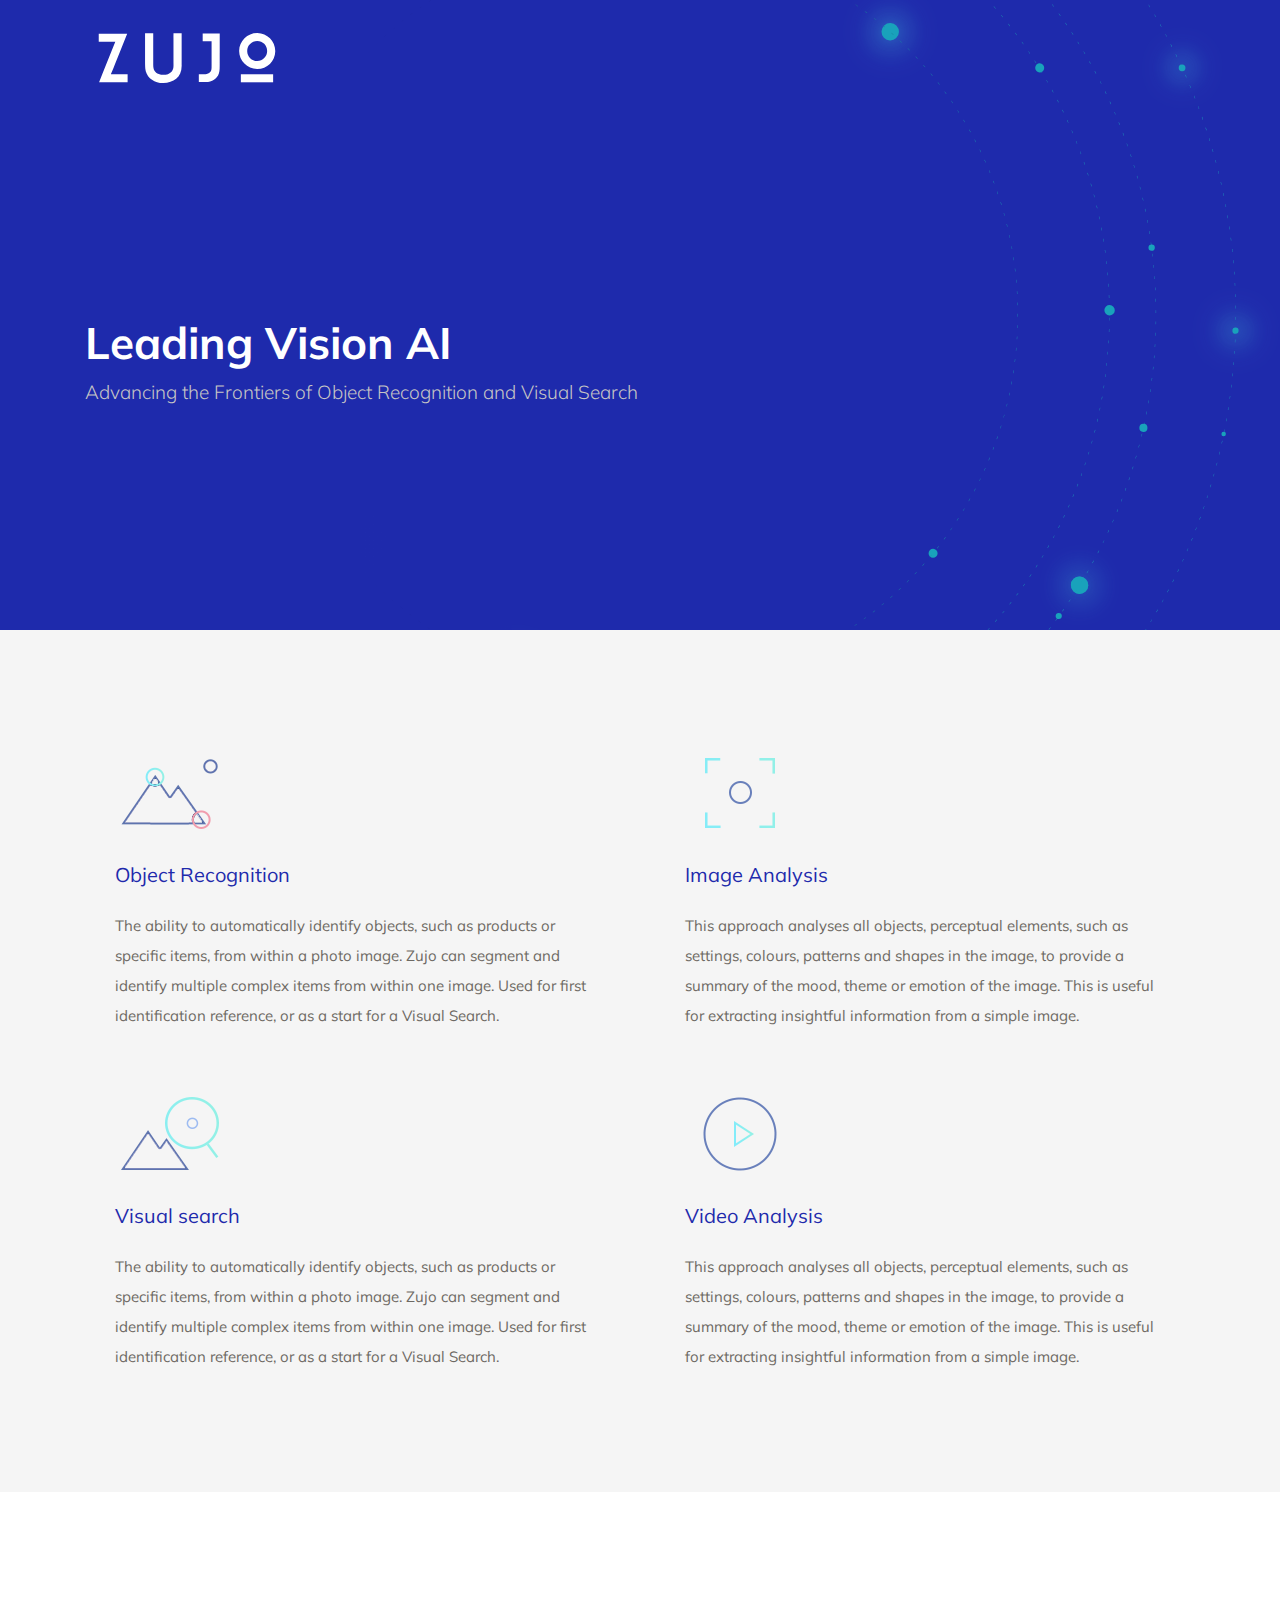
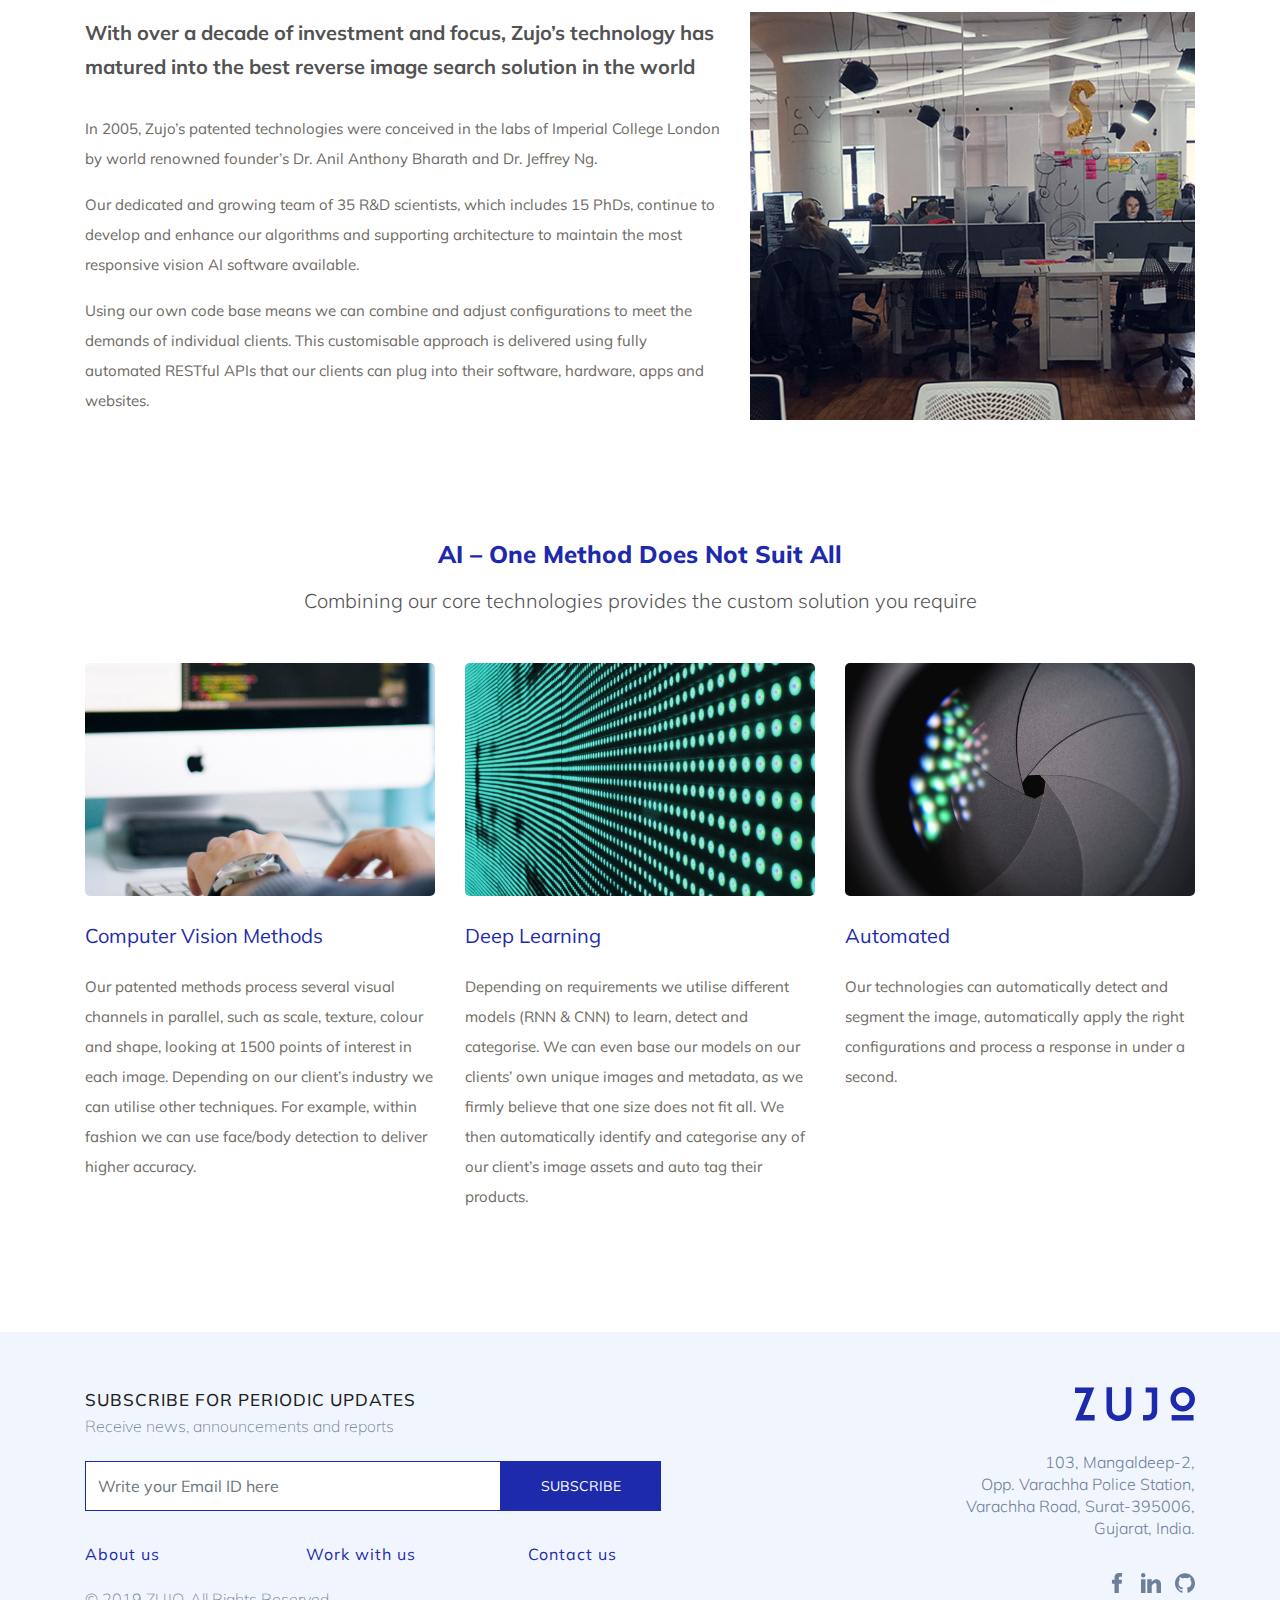
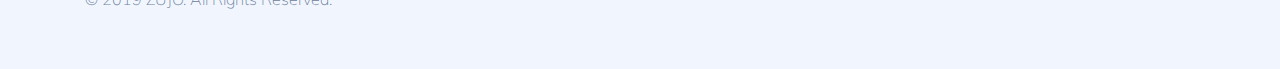
<file: leading-vision-ai.html>
<!DOCTYPE html>
<html>
<head>
    <title>Zujo</title>
    <meta name="description" content=""/>
    <meta property="fb:app_id" content=""/>
    <meta property="og:title" content=""/>
    <meta property="og:type" content="website"/>
    <meta property="og:url" content=""/>
    <meta property="og:description" content=""/>
    <meta property="og:site_name" content="Zujo"/>
    <meta property="og:locale" content="en_US"/>
    <meta property="og:image" content=""/>

    <meta name="twitter:card" content=""/>
    <meta name="twitter:site" content=""/>
    <meta name="twitter:creator" content=""/>
    <meta name="twitter:title" content=""/>
    <meta name="twitter:description" content=""/>
    <meta name="twitter:image" content=""/>

    <meta charset="utf-8"/>
    <meta name="viewport"
          content="width=device-width, user-scalable=no, minimum-scale=1.0, maximum-scale=1.0, shrink-to-fit=no"/>

    <link href="https://fonts.googleapis.com/css?family=Muli:300,400,600,700,800" rel="stylesheet"/>
    <link rel="stylesheet" type="text/css" href="css/bootstrap.min.css">
    <link rel="stylesheet" type="text/css" href="css/animate.min.css">
    <link rel="stylesheet" type="text/css" href="css/main.css"/>

    <link rel="icon" type="image/png" href="" sizes="57x57"/>
    <link rel="icon" type="image/png" href="" sizes="114x114"/>
    <link rel="icon" type="image/png" href="" sizes="72x72"/>

    <link rel="shortcut icon" href=""/>
    <meta name="msapplication-TileColor" content="#da532c"/>
    <meta name="msapplication-TileImage" content=""/>
    <meta name="msapplication-config" content=""/>
    <meta name="theme-color" content="#ffffff"/>
</head>
<body>

<div id="root">
    <nav class="navbar navbar-expand-lg navbar-fixed-top animated">
        <div class="container">
            <a class="navbar-brand" href="index.html">
                <svg version="1.1" id="Layer_1" xmlns="http://www.w3.org/2000/svg" xmlns:xlink="http://www.w3.org/1999/xlink" x="0px" y="0px"
	 width="1854.451px" height="525.274px" viewBox="0 0 1854.451 525.274" enable-background="new 0 0 1854.451 525.274"
	 xml:space="preserve">
<g>
	<path fill="#FFFFFF" d="M1663.458,379.405c102.951,1.426,190.383-84.836,190.99-188.438
		c0.607-104.085-84.463-190.398-188.223-190.965c-104.031-0.571-190.135,84.19-191.199,188.218
		C1473.965,291.55,1559.125,377.958,1663.458,379.405z M1665.108,85.264c57.973,0.052,103.688,45.424,104.037,103.271
		c0.367,58.874-46.404,106.354-104.582,106.182c-56.682-0.173-104.146-47.275-104.85-104.053
		C1558.995,132.576,1606.36,85.211,1665.108,85.264z"/>
	<path fill="#FFFFFF" d="M287.748,432.769H158.195h-4.396h-8.217h-18.389l27.835-65.062c5.409-13.718,10.726-27.481,16.194-41.178
		c31.047-77.717,62.1-155.45,93.859-234.958c11.169-27.962,22.422-56.132,33.8-84.615c0.021-0.052,0.042-0.104,0.063-0.157
		c-0.021,0-0.042,0-0.063,0c-80.248,0-156.213,0-232.176,0H0v84.772h10.813h136.012h3.432h0.854h22.728l-7.388,18.549
		c-0.818,2.556-1.877,5.364-3.144,8.477C120.775,223.189,79.141,328.145,36.7,432.769L7.887,507.615L3.81,517.997h44.297h255.269
		v-85.229H287.748z"/>
	<path fill="#FFFFFF" d="M871.149,336.035c-0.154-4.818-0.176-9.637-0.275-14.456h0.113V3.221h-85.824v20.851
		c-0.283,2.482-0.417,5.251-0.377,8.421c0.197,15.984,0.27,31.97,0.377,47.955v241.132h0.247c0.002,6.55-0.013,13.093-0.005,19.643
		c0.031,23.868-3.563,46.311-20.405,64.8c-29.481,32.373-87.093,43.065-134.693,24.859c-39.979-15.285-57.778-44.491-57.842-95.689
		c-0.107-89.486-0.031-178.978-0.031-268.464c0-2.767-0.003-5.362-0.008-7.882V3.109h-85.824v318.359l0.626,26.202
		c0.042,17.859,1.702,35.661,6.673,53.049c21.813,76.299,94.588,125.851,186.185,124.529
		C784.041,523.755,875.378,468.75,871.149,336.035z"/>
	<path fill="#FFFFFF" d="M1261.262,6.159h-38.174h-78.879c-11.305-0.089-22.609-0.199-33.914-0.331
		c-1.957-0.023-3.625,0.113-5.166,0.331h-13.125v39.634c-0.199,5.395-0.23,10.059,0,14.073v25.573h85.098h8.432v10.945v239.179
		h0.037c-0.074,10.063-0.094,20.13-0.221,30.192c-0.535,42.919-22.504,63.222-64.662,66.793h-12.459h-40.502h-16.328v83.225h10.828
		h76.865c2.947-0.288,5.889-0.629,8.814-1.059c7.66-1.122,14.928-2.764,21.955-4.703c61.238-16.916,97.865-64.244,100.078-132.064
		c0.461-14.121,0.697-28.252,0.813-42.384h0.016v-1.116c0.121-15.595,0.094-31.194,0-46.794v-78.771
		c0.063,0,0.131-0.003,0.193-0.003c0-41.146,0.006-82.295,0.016-123.44h0.031v-62.98v-0.31V6.159H1261.262z"/>
	<rect x="1492.92" y="433.555" fill="#FFFFFF" width="339.117" height="84.307"/>
</g>
</svg>
            </a>
            <button class="navbar-toggler">
                <span class="navbar-toggler-icon">
                    <span class="draw-menu"></span>
                    <span class="draw-menu"></span>
                    <span class="draw-menu"></span>
                </span>
            </button>
            <div class="collapse navbar-collapse for-hide" id="navbarSupportedContent">
                <div class="d-block d-lg-none navbar-mobile">
                    <div class="d-flex justify-content-between align-items-center">

                    </div>
                    <div class="navbar-mobile-title mt-4">Home</div>
                    <div class="navbar-mobile-subtitle mt-2"><a>About us</a></div>
                    <div class="navbar-mobile-subtitle"><a>Work with us</a></div>
                    <div class="navbar-mobile-title mt-3"><a>Contact us</a></div>
                </div>
                <ul class="navbar-nav ml-auto d-none d-lg-flex">
                    <li class="nav-item"><a class="nav-link">About us</a></li>
                    <li class="nav-item"><a class="nav-link">Work with us</a></li>
                    <li class="nav-item"><a class="nav-link">Contact us</a></li>
                </ul>
            </div>
        </div>
    </nav>
    <section class="banner satelite-banner h-70" id="banner">
        <div class="container h-100">
            <div class="banner-text">
                <h1>Leading Vision AI</h1>
                <p>Advancing the Frontiers of Object Recognition and Visual Search</p>
            </div>
        </div>
    </section>
    <section class="dowithIntent do-withintentIn row align-items-center lightBG">
        <div class="container">
            <div class="row align-items-center">
                <div class="col-md-6">
                    <div class="leadVi">
                        <div class="leadVi-icon">
                            <img src="images/vision/icon-tech-2-3.png" alt="">
                        </div>
                        <div class="leadVi-heading">Object Recognition</div>
                        <div class="leadVi-description">
                            The ability to automatically identify objects, such as products or specific items, from
                            within a photo image. Zujo can segment and identify multiple complex items from within
                            one image. Used for first identification reference, or as a start for a Visual Search.
                        </div>
                    </div>
                </div>
                <div class="col-md-6">
                    <div class="leadVi">
                        <div class="leadVi-icon">
                            <img src="images/vision/icon-tech-1-3.png" alt="">
                        </div>
                        <div class="leadVi-heading">Image Analysis</div>
                        <div class="leadVi-description">
                            This approach analyses all objects, perceptual elements, such as settings, colours, patterns
                            and shapes in the image, to provide a summary of the mood, theme or emotion of the image.
                            This is useful for extracting insightful information from a simple image.
                        </div>
                    </div>
                </div>
            </div>
            <div class="row align-items-center">
                <div class="col-md-6">
                    <div class="leadVi">
                        <div class="leadVi-icon">
                            <img src="images/vision/icon-tech-3-3.png" alt="">
                        </div>
                        <div class="leadVi-heading">Visual search</div>
                        <div class="leadVi-description">
                            The ability to automatically identify objects, such as products or specific items, from
                            within a photo image. Zujo can segment and identify multiple complex items from within
                            one image. Used for first identification reference, or as a start for a Visual Search.
                        </div>
                    </div>
                </div>
                <div class="col-md-6">
                    <div class="leadVi">
                        <div class="leadVi-icon">
                            <img src="images/vision/icon-tech-4-3.png" alt="">
                        </div>
                        <div class="leadVi-heading">Video Analysis</div>
                        <div class="leadVi-description">
                            This approach analyses all objects, perceptual elements, such as settings, colours, patterns
                            and shapes in the image, to provide a summary of the mood, theme or emotion of the image.
                            This is useful for extracting insightful information from a simple image.
                        </div>
                    </div>
                </div>
            </div>
        </div>
    </section>
    <section class="dowithIntent leading-vision">
        <div class="container">
            <div class="row align-items-center">
                <div class="col-md-7">
                    <div class="satelite-content">
                        <h5>With over a decade of investment and focus, Zujo’s technology has matured into the best reverse image search solution in the world</h5>
                        <p>
                            In 2005, Zujo’s patented technologies were conceived in the labs of Imperial College London by world renowned founder’s Dr. Anil Anthony Bharath and Dr. Jeffrey Ng.
                        </p>
                        <p>
                            Our dedicated and growing team of 35 R&D scientists, which includes 15 PhDs, continue to develop and enhance our algorithms and supporting architecture to maintain the most responsive vision AI software available.
                        </p>
                        <p>
                            Using our own code base means we can combine and adjust configurations to meet the demands of individual clients. This customisable approach is delivered using fully automated RESTful APIs that our clients can plug into their software, hardware, apps and websites.
                        </p>
                    </div>
                </div>
                <div class="col-md-5">
                    <img src="images/leading-vision-ai.jpg" alt="">
                </div>
            </div>
        </div>
    </section>
    <section class="dowithIntent pt-0">
        <div class="container">
            <div class="row align-items-center">
                <div class="col-md-12">
                    <div class="satelite-content text-center mb-50">
                        <h2 class="text-capilized">AI – One Method Does Not Suit All</h2>
                        <h5>Combining our core technologies provides the custom solution you require</h5>
                    </div>
                </div>
            </div>
            <div class="row">
                <div class="col-sm-4">
                    <div class="one-method">
                        <div class="one-method-img">
                            <img src="images/tech-2-1.jpg" alt="">
                        </div>
                        <div class="one-method-title">
                            Computer Vision Methods
                        </div>
                        <div class="one-method-description">
                            Our patented methods process several visual channels in parallel, such as scale, texture,
                            colour and shape, looking at 1500 points of interest in each image. Depending on our
                            client’s industry we can utilise other techniques. For example, within fashion we can use
                            face/body detection to deliver higher accuracy.
                        </div>
                    </div>
                </div>
                <div class="col-sm-4">
                    <div class="one-method">
                        <div class="one-method-img">
                            <img src="images/tech-3.jpg" alt="">
                        </div>
                        <div class="one-method-title">
                            Deep Learning
                        </div>
                        <div class="one-method-description">
                            Depending on requirements we utilise different models (RNN & CNN) to learn, detect and
                            categorise. We can even base our models on our clients’ own unique images and metadata, as
                            we firmly believe that one size does not fit all. We then automatically identify and
                            categorise any of our client’s image assets and auto tag their products.
                        </div>
                    </div>
                </div>
                <div class="col-sm-4">
                    <div class="one-method">
                        <div class="one-method-img">
                            <img src="images/tech-4.jpg" alt="">
                        </div>
                        <div class="one-method-title">
                            Automated
                        </div>
                        <div class="one-method-description">
                            Our technologies can automatically detect and segment the image, automatically apply the
                            right configurations and process a response in under a second.
                        </div>
                    </div>
                </div>
            </div>
        </div>
    </section>
    <footer>
        <div class="container">
            <div class="row">
                <div class="col-md-8">
                    <h5>Subscribe for Periodic Updates</h5>
                    <p>Receive news, announcements and reports</p>
                    <div class="form-group">
                        <span id="input-output" style="color: white;">
                            <input id="email" type="email" class="form-control" placeholder="Write your Email ID here">
                        </span>
                        <button type="submit" class="btn btn-primary mb-2">SUBSCRIBE</button>
                    </div>
                    <div class="quicklink clearfix">
                        <ul class="list-unstyled">
                            <li><a>About us</a></li>
                        </ul>
                        <ul class="list-unstyled">
                            <li><a>Work with us</a></li>
                        </ul>
                        <ul class="list-unstyled">
                            <li><a>Contact us</a></li>
                        </ul>
                    </div>
                    <div class="textwidget">
                        <p>© 2019 ZUJO. All Rights Reserved.</p>
                    </div>
                </div>
                <div class="col-md-4 text-md-right">
                    <div class="address" data-aos="fade-left" data-aos-delay="200" data-aos-duration="1000">
                        <div class="svgLogo">
                            <svg version="1.1" id="Layer_1" xmlns="http://www.w3.org/2000/svg" xmlns:xlink="http://www.w3.org/1999/xlink" x="0px" y="0px" width="1854.451px" height="525.274px" viewBox="0 0 1854.451 525.274" enable-background="new 0 0 1854.451 525.274" xml:space="preserve">
<g>
	<path fill="#FFFFFF" d="M1663.458,379.405c102.951,1.426,190.383-84.836,190.99-188.438
		c0.607-104.085-84.463-190.398-188.223-190.965c-104.031-0.571-190.135,84.19-191.199,188.218
		C1473.965,291.55,1559.125,377.958,1663.458,379.405z M1665.108,85.264c57.973,0.052,103.688,45.424,104.037,103.271
		c0.367,58.874-46.404,106.354-104.582,106.182c-56.682-0.173-104.146-47.275-104.85-104.053
		C1558.995,132.576,1606.36,85.211,1665.108,85.264z"></path>
	<path fill="#FFFFFF" d="M287.748,432.769H158.195h-4.396h-8.217h-18.389l27.835-65.062c5.409-13.718,10.726-27.481,16.194-41.178
		c31.047-77.717,62.1-155.45,93.859-234.958c11.169-27.962,22.422-56.132,33.8-84.615c0.021-0.052,0.042-0.104,0.063-0.157
		c-0.021,0-0.042,0-0.063,0c-80.248,0-156.213,0-232.176,0H0v84.772h10.813h136.012h3.432h0.854h22.728l-7.388,18.549
		c-0.818,2.556-1.877,5.364-3.144,8.477C120.775,223.189,79.141,328.145,36.7,432.769L7.887,507.615L3.81,517.997h44.297h255.269
		v-85.229H287.748z"></path>
	<path fill="#FFFFFF" d="M871.149,336.035c-0.154-4.818-0.176-9.637-0.275-14.456h0.113V3.221h-85.824v20.851
		c-0.283,2.482-0.417,5.251-0.377,8.421c0.197,15.984,0.27,31.97,0.377,47.955v241.132h0.247c0.002,6.55-0.013,13.093-0.005,19.643
		c0.031,23.868-3.563,46.311-20.405,64.8c-29.481,32.373-87.093,43.065-134.693,24.859c-39.979-15.285-57.778-44.491-57.842-95.689
		c-0.107-89.486-0.031-178.978-0.031-268.464c0-2.767-0.003-5.362-0.008-7.882V3.109h-85.824v318.359l0.626,26.202
		c0.042,17.859,1.702,35.661,6.673,53.049c21.813,76.299,94.588,125.851,186.185,124.529
		C784.041,523.755,875.378,468.75,871.149,336.035z"></path>
	<path fill="#FFFFFF" d="M1261.262,6.159h-38.174h-78.879c-11.305-0.089-22.609-0.199-33.914-0.331
		c-1.957-0.023-3.625,0.113-5.166,0.331h-13.125v39.634c-0.199,5.395-0.23,10.059,0,14.073v25.573h85.098h8.432v10.945v239.179
		h0.037c-0.074,10.063-0.094,20.13-0.221,30.192c-0.535,42.919-22.504,63.222-64.662,66.793h-12.459h-40.502h-16.328v83.225h10.828
		h76.865c2.947-0.288,5.889-0.629,8.814-1.059c7.66-1.122,14.928-2.764,21.955-4.703c61.238-16.916,97.865-64.244,100.078-132.064
		c0.461-14.121,0.697-28.252,0.813-42.384h0.016v-1.116c0.121-15.595,0.094-31.194,0-46.794v-78.771
		c0.063,0,0.131-0.003,0.193-0.003c0-41.146,0.006-82.295,0.016-123.44h0.031v-62.98v-0.31V6.159H1261.262z"></path>
	<rect x="1492.92" y="433.555" fill="#FFFFFF" width="339.117" height="84.307"></rect>
</g>
</svg>
                        </div>
                        <p>103, Mangaldeep-2,<br>Opp. Varachha Police Station,<br/>Varachha Road, Surat-395006,<br>Gujarat, India.</p>
                        <ul class="social">
                            <li>
                                <a href="https://www.facebook.com/Zujo-1858826024149711" target="_blank">
                                    <svg version="1.1" id="Layer_1" xmlns="http://www.w3.org/2000/svg" xmlns:xlink="http://www.w3.org/1999/xlink" x="0px" y="0px"viewBox="0 0 310 310" style="enable-background:new 0 0 310 310;" xml:space="preserve">
                                        <g id="XMLID_834_">
                                        <path id="XMLID_835_" d="M81.703,165.106h33.981V305c0,2.762,2.238,5,5,5h57.616c2.762,0,5-2.238,5-5V165.765h39.064
                                            c2.54,0,4.677-1.906,4.967-4.429l5.933-51.502c0.163-1.417-0.286-2.836-1.234-3.899c-0.949-1.064-2.307-1.673-3.732-1.673h-44.996
                                            V71.978c0-9.732,5.24-14.667,15.576-14.667c1.473,0,29.42,0,29.42,0c2.762,0,5-2.239,5-5V5.037c0-2.762-2.238-5-5-5h-40.545
                                            C187.467,0.023,186.832,0,185.896,0c-7.035,0-31.488,1.381-50.804,19.151c-21.402,19.692-18.427,43.27-17.716,47.358v37.752H81.703
                                            c-2.762,0-5,2.238-5,5v50.844C76.703,162.867,78.941,165.106,81.703,165.106z"/>
                                    </g>
                                    </svg>
                                </a>
                            </li>
                            <li>
                                <a href="https://www.linkedin.com/company/zujo/" target="_blank">
                                    <svg version="1.1" id="Capa_1" xmlns="http://www.w3.org/2000/svg" xmlns:xlink="http://www.w3.org/1999/xlink" x="0px" y="0px"
	 viewBox="0 0 512 512" style="enable-background:new 0 0 512 512;" xml:space="preserve">
<g>
	<g>
		<rect y="160" width="114.496" height="352"/>
	</g>
</g>
<g>
	<g>
		<path d="M426.368,164.128c-1.216-0.384-2.368-0.8-3.648-1.152c-1.536-0.352-3.072-0.64-4.64-0.896
			c-6.08-1.216-12.736-2.08-20.544-2.08c-66.752,0-109.088,48.544-123.04,67.296V160H160v352h114.496V320
			c0,0,86.528-120.512,123.04-32c0,79.008,0,224,0,224H512V274.464C512,221.28,475.552,176.96,426.368,164.128z"/>
	</g>
</g>
<g>
	<g>
		<circle cx="56" cy="56" r="56"/>
	</g>
</g>
</svg>
                                </a>
                            </li>
                            <li>
                                <a href="https://github.com/zujoio" target="_blank">
                                    <svg version="1.1" id="Capa_1" xmlns="http://www.w3.org/2000/svg" xmlns:xlink="http://www.w3.org/1999/xlink" x="0px" y="0px"
	 viewBox="0 0 512 512" style="enable-background:new 0 0 512 512;" xml:space="preserve">
<g>
	<g>
		<path d="M255.968,5.329C114.624,5.329,0,120.401,0,262.353c0,113.536,73.344,209.856,175.104,243.872
			c12.8,2.368,17.472-5.568,17.472-12.384c0-6.112-0.224-22.272-0.352-43.712c-71.2,15.52-86.24-34.464-86.24-34.464
			c-11.616-29.696-28.416-37.6-28.416-37.6c-23.264-15.936,1.728-15.616,1.728-15.616c25.696,1.824,39.2,26.496,39.2,26.496
			c22.848,39.264,59.936,27.936,74.528,21.344c2.304-16.608,8.928-27.936,16.256-34.368
			c-56.832-6.496-116.608-28.544-116.608-127.008c0-28.064,9.984-51.008,26.368-68.992c-2.656-6.496-11.424-32.64,2.496-68
			c0,0,21.504-6.912,70.4,26.336c20.416-5.696,42.304-8.544,64.096-8.64c21.728,0.128,43.648,2.944,64.096,8.672
			c48.864-33.248,70.336-26.336,70.336-26.336c13.952,35.392,5.184,61.504,2.56,68c16.416,17.984,26.304,40.928,26.304,68.992
			c0,98.72-59.84,120.448-116.864,126.816c9.184,7.936,17.376,23.616,17.376,47.584c0,34.368-0.32,62.08-0.32,70.496
			c0,6.88,4.608,14.88,17.6,12.352C438.72,472.145,512,375.857,512,262.353C512,120.401,397.376,5.329,255.968,5.329z"/>
	</g>
</g>
<g>
</g>
<g>
</g>
<g>
</g>
<g>
</g>
<g>
</g>
<g>
</g>
<g>
</g>
<g>
</g>
<g>
</g>
<g>
</g>
<g>
</g>
<g>
</g>
<g>
</g>
<g>
</g>
<g>
</g>
</svg>

                                </a>
                            </li>
                        </ul>
                    </div>
                </div>
            </div>
        </div>
    </footer>
</div>


<script src="js/jquery-3.3.1.slim.min.js"></script>
<script src="js/bootstrap.min.js"></script>
<script>
    $(window).scrollTop() <= 45 ? $(".navbar-expand-lg").removeClass("nav-second") : $(".navbar-expand-lg").addClass("nav-second")
    $(window).on("scroll", function () {
        $(window).scrollTop() <= 45 ? $(".navbar-expand-lg").removeClass("nav-second") : $(".navbar-expand-lg").addClass("nav-second")
    })
</script>

</body>
</html>
</file>
<file: css/main.css>
html {
    font-family: 'Muli', sans-serif;
    -ms-text-size-adjust: 100%;
    -webkit-text-size-adjust: 100%
}

* {
    padding: 0;
    margin: 0;
}

html, body {
    height: 100%;
    font-family: 'Muli', sans-serif;
}

p {
    line-height: 2;
    color: #6d6963;
    font-size: 15px;
}

img {
    max-width: 100%;
}

#root {
    height: 100%;
}

article, aside, details, figcaption, figure, footer, header, hgroup, main, menu, nav, section, summary {
    display: block
}

a:active, a:hover {
    outline: 0
}

b, strong {
    font-weight: bold
}

dfn {
    font-style: italic
}

section, footer {
    float: left;
    width: 100%;
    position: relative;
    overflow: hidden;
}

.navbar-fixed-top {
    position: fixed;
    top: 20px;
    left: 0;
    width: 100%;
    z-index: 99;
}

.navbar-brand svg {
    max-width: 204px;
    height: 50px;
}

.nav-second .navbar-brand svg path, .nav-second .navbar-brand svg rect {
    fill: #1e2aac;
}

.navbar-mobile {
    font-family: 'dinbold';
    font-weight: 400;
    position: fixed;
    width: 100%;
    height: 100%;
    left: 0;
    top: -100%;
    opacity: 0;
    background-color: #ffffffee;
    transition: 0.4s all ease;
    padding: 12px 16px;
}

.navbar-mobile.show-mobile-navbar {
    top: 0;
    opacity: 1;
}

.navbar-mobile .navbar-mobile-title, .navbar-mobile .navbar-mobile-title a {
    font-size: 16px;
    color: rgba(0, 0, 0, 0.7);
    font-weight: bold;
}

.navbar-mobile .navbar-mobile-subtitle {
    margin-top: 4px;
}

.navbar-mobile .navbar-mobile-subtitle a {
    font-size: 13px;
    color: rgba(0, 0, 0, 0.5);
    font-weight: bold;
}

.navbar-nav .nav-item {
    cursor: pointer;
}

.navbar-nav .nav-item .nav-link {
    font-size: 16px;
    font-weight: normal;
    font-style: normal;
    font-stretch: normal;
    line-height: normal;
    letter-spacing: normal;
    color: #4a4a4a;
    margin-left: 8px;
    padding: 12px 20px;
}

.navbar-nav .nav-item .nav-link:hover {
    color: #1e2aac;
}

.navbar-nav .nav-item .dropdown:hover {
    color: #ffffff;
    background: black;
}

.navbar-nav .nav-item .nav-link:hover .submenu {
    display: block;
}

.navbar-nav .nav-item .nav-link .submenu {
    display: none;
    position: absolute;
    background: #000000;
    width: 200px;
    right: 0;
    margin-top: 10px;
}

.navbar-nav .nav-item .nav-link .submenu .submenu-item {
    color: #ffffff;
    padding: 12px 20px;
}

.navbar-nav .nav-item .nav-link .submenu .submenu-item:hover {
    background: #ffffff;
    color: #000000;
    border-radius: inherit;
}

.navbar-nav .nav-item .nav-link .submenu .item1 {
    border-bottom: 1px solid #aaaaaa;
}

.navbar.nav-second {
    background: #fff;
    top: 0;
    box-shadow: 0px 1px 4px rgba(0, 0, 0, 0.07);
}

.navbar .nav-link {
    color: #ffffff;
}

.navbar.nav-second .nav-link {
    color: #4a4a4a;
}

.dropdown:hover > .dropdown-menu {
    display: block;
    margin-top: 0;
}

.dropdown > .dropdown-toggle:active {
    /*Without this, clicking will make it sticky*/
    pointer-events: none;
}

.dropdown-item.active, .dropdown-item:active {
    color: #000;
    text-decoration: none;
    background-color: #fff;
}

.dropdown-toggle::after {
    display: none;
}

.navbar .for-hide {
    display: none !important;
}

.navbar.nav-second .for-hide {
    display: flex !important;
}

.dropdown-menu {
    background: #000;
    border-radius: 0;
    padding: 0;
    left: inherit;
    right: 15px;
}

.dropdown-item {
    color: #fff;
}

.dropdown-item:first-child {
    border-bottom: 1px solid #f0f0f0;
}

section.banner {
    background-color: #1e2aac;
    background-image: url(../images/deep-learning.svg);
    background-repeat: no-repeat;
    background-position: center;
    background-size: 100%;
}

section.banner .banner-text {
    display: flex;
    display: -webkit-flex;
    justify-content: center;
    -webkit-justify-conetnt: center;
    align-items: flex-start;
    -webkit-align-items: flex-start;
    flex-direction: column;
    height: 100%;
    z-index: 2;
}

section.banner .banner-text h1 {
    font-size: 44px;
    font-weight: bold;
    font-style: normal;
    font-stretch: normal;
    line-height: normal;
    letter-spacing: normal;
    color: #ffffff;
    max-width: 380px;
}

section.banner .banner-text p {
    font-size: 19px;
    font-weight: 300;
    font-style: normal;
    font-stretch: normal;
    line-height: 28px;
    letter-spacing: normal;
    color: #c6c5c5;
    max-width: 386px;
}

.down-arrow {
    position: absolute;
    bottom: 20px;
    margin: 0 auto;
    left: 0;
    right: 0;
    text-align: center;
    width: 22px;
    -webkit-animation-name: fadeInCus;
    animation-name: fadeInCus;
    -webkit-animation-duration: 1s;
    animation-duration: 1s;
    -webkit-animation-fill-mode: forwards;
    animation-fill-mode: forwards;
    -webkit-animation-direction: alternate;
    animation-direction: alternate;
    -webkit-animation-iteration-count: infinite;
    animation-iteration-count: infinite;
    -webkit-animation-delay: 2.2s;
    animation-delay: 2.2s;
    opacity: 0;
}

@-webkit-keyframes fadeInCus {
    from {
        opacity: 0;
    }

    to {
        opacity: 1;
    }
}

@keyframes fadeInCus {
    from {
        opacity: 0;
    }

    to {
        opacity: 1;
    }
}

.fintech .color-div, .fin-wrapper {
    float: left;
    width: 100%;
}

.banner-text {
    padding: 250px 0 180px;
    float: left;
    width: 100%;
    position: relative;
}

.fintech .color-div, .fin-wrapper {
    float: left;
    width: 100%;
}

.svg-line-one {
    background-image: url(/static/media/lines-1.ceee5c45.svg);
    background-repeat: no-repeat;
    background-position: center;
    background-size: 100%;
    background-attachment: fixed;
}

.svg-line-two {
    background-image: url(/static/media/lines-2.8d19571a.svg);
    background-repeat: no-repeat;
    background-position: center;
    background-size: 100%;
    background-attachment: fixed;
}

.svg-line-three {
    background-image: url(/static/media/lines-3.1b338d75.svg);
    background-repeat: no-repeat;
    background-position: center;
    background-size: 100%;
    background-attachment: fixed;
}

.color-div .c1 {
    display: block;
    max-width: 90%;
    height: 18px;
    background-color: #163e51;
    margin: 0 auto;
    position: relative;
    z-index: 10;
    -webkit-animation-delay: 50ms;
    animation-delay: 50ms;
}

.color-div .c2 {
    display: block;
    max-width: 85%;
    height: 18px;
    background-color: #266174;
    margin: 0 auto;
    margin-top: -8px;
    position: relative;
    z-index: 9;
    -webkit-animation-delay: 300ms;
    animation-delay: 300ms;
}

.color-div .c3 {
    display: block;
    max-width: 80%;
    height: 18px;
    background-color: #46a6bb;
    margin: 0 auto;
    margin-top: -8px;
    position: relative;
    z-index: 8;
    -webkit-animation-delay: 600ms;
    animation-delay: 600ms;
}

.color-div .c4 {
    display: block;
    max-width: 75%;
    height: 18px;
    background-color: #57c9dd;
    margin: 0 auto;
    margin-top: -8px;
    position: relative;
    z-index: 1;
    -webkit-animation-delay: 900ms;
    animation-delay: 900ms;
}

.c4.fadeOutDown {
    -webkit-animation-delay: 1200ms;
    animation-delay: 1200ms;
}

.c3.fadeOutDown {
    -webkit-animation-delay: 1500ms;
    animation-delay: 1500ms;
}

.c2.fadeOutDown {
    -webkit-animation-delay: 1800ms;
    animation-delay: 1800ms;
}

.c1.fadeOutDown {
    -webkit-animation-delay: 2100ms;
    animation-delay: 2100ms;
}

.home #home-page {
    display: -webkit-box;
    display: -ms-flexbox;
    display: -webkit-flex;
    display: flex;
    -webkit-box-orient: vertical;
    -webkit-box-direction: normal;
    -webkit-flex-direction: column;
    -ms-flex-direction: column;
    flex-direction: column;
    height: 100vh;
    background-repeat: no-repeat;
}

.home #home-page {
    -webkit-box-orient: horizontal;
    -webkit-box-direction: normal;
    -webkit-flex-direction: row;
    -ms-flex-direction: row;
    flex-direction: row;
}

.home-card {
    width: 100vw
}

.home-card > div {
    display: -webkit-box;
    display: -ms-flexbox;
    display: -webkit-flex;
    display: flex;
    -webkit-box-orient: vertical;
    -webkit-box-direction: normal;
    -webkit-flex-direction: column;
    -ms-flex-direction: column;
    flex-direction: column;
    width: 100vw;
    height: 50vh;
    text-align: center;
    background-position: center;
    -webkit-background-size: auto 100%;
    -webkit-transition: background-position 1s linear;
    transition: background-position 1s linear
}

.home-card > div > div {
    width: 100vw;
    letter-spacing: 1px
}

.home-card #we3-button {
    width: 45vw;
    height: 9.5vw;
    max-width: 36vw
}

.home-card .position-logo {
    margin-top: 10vh
}

.home-card .position-logo .svgIcon > svg {
    height: 3.5vh
}

.home-card .position-logo .svgIcon > svg path {
    fill: #7077c3;
}

.home-card .i-am {
    margin-top: 2vh;
    font-size: 1.8vh;

}

.home-card .designer, .home-card .developer {
    text-align: center;
    font-size: 4.3vh;
    margin-top: 0.5vh;

}

.home-card .position-text {
    margin-top: 0.5vh;
    font-size: 1.7vh;
    letter-spacing: 0.5vw;
    text-transform: uppercase
}

.home-card .explore-btn {
    display: -webkit-box;
    display: -ms-flexbox;
    display: flex;
    display: -webkit-flex;
    -webkit-box-orient: horizontal;
    -webkit-box-direction: normal;
    -webkit-flex-direction: row;
    -ms-flex-direction: row;
    flex-direction: row;
    -webkit-box-pack: center;
    -ms-flex-pack: center;
    justify-content: center;
    -webkit-justify-content: center;
    -webkit-box-align: center;
    -ms-flex-align: center;
    align-items: center;
    -webkit-align-items: center;
    margin-top: 7vh;
    max-height: 50px
}

@media screen and (min-width: 425px) {
    .home-card {
        width: 50vw;
        -webkit-backface-visibility: hidden;
        backface-visibility: hidden
    }

    .home-card > div {
        width: 100%;
        height: 100vh;
        background-size: auto 100%;
        -webkit-background-size: 50vw 57vw
    }

    .home-card > div > div {
        width: 100%
    }

    .home-card .designer, .home-card .developer {
        margin-top: 0vh;
        letter-spacing: 5px;
        font-size: 5vw;
        overflow: hidden
    }

    .home-card .position-logo {
        margin-top: 35vh;
        overflow: hidden
    }

    .home-card .position-logo .svgIcon > svg {
        height: 2.5vw
    }

    .home-card .position-text {
        overflow: hidden;
        margin-top: 1vh;
        letter-spacing: 0.3vh;
        font-size: 1vw;
        padding: 1px
    }

    .home-card .i-am {
        overflow: hidden;
        margin-top: 2vh;
        font-size: 1vw
    }

    .home-card .explore-btn {
        overflow: hidden;
        margin-top: 8vh;
        padding: 5vw 0
    }

    .home-card #we3-button {
        width: 14vw;
        height: 3.5vw;
        max-width: 100%
    }
}

@media screen and (min-width: 1024px) {
    .home-card .developer {
        font-size: 4vw
    }

    .home-card .designer {
        font-size: 4vw
    }

    .home-card .position-text {
        margin-top: 1vh;
        font-size: 1vw
    }

    .home-card .position-logo {
        margin-top: 26vmin
    }

    .home-card .position-logo .svgIcon > svg {
        height: 2vw
    }

    .home-card .explore-btn {
        margin-top: 13vh !important
    }
}

@media screen and (min-width: 1440px) {
    .position-logo {
        margin-top: 26vmin !important
    }
}

@media screen and (min-width: 768px) {
    .home-card {
        height: 100vh;
    }

    .home-card #we3-button {
        width: 40vw;
        height: 9vw;
        max-width: 33vw
    }
}

.home-card .position-logo {
    margin-top: 26vmin;
}

.svg-wrapper {
    margin-top: 0;
    position: relative;
    width: 230px;
    height: 60px;
    display: inline-block;
    border-radius: 3px;
    margin-left: 5px;
    margin-right: 5px
}

#shape {
    stroke-width: 6px;
    fill: transparent;
    stroke: #1e2aac;
    stroke-dasharray: 85 400;
    stroke-dashoffset: -360;
    transition: 1s all ease;
}

#text {
    margin-top: -42px;
    text-align: center;
}

#text a {
    color: #1e2aac;
    text-decoration: none;
    font-size: 15px !important;
    cursor: pointer;
    text-transform: uppercase;
}

.svg-wrapper:hover #shape {
    stroke-dasharray: 50 0;
    stroke-width: 3px;
    stroke-dashoffset: 0;
    stroke: #1e2aac;
}

.svg-wrapper.lightBtn:hover #shape, .svg-wrapper.lightBtn #shape {
    stroke: #9296c7;
}

.svg-wrapper.lightBtn #text a {
    color: #9296c7;
}

.svg-line-one, .svg-line-two {
    background-repeat: no-repeat;
    background-position: 50%;
    background-size: 100%;
    background-attachment: fixed;
}

.svg-line-two {
    background-image: url(../images/lines-2.svg);
}

.satelite {
    padding: 60px 0 60px;
    min-height: 100vh;
    margin: 0;
}

.satelite-content h2 {
    font-weight: 800;
    color: #1e2aac;
    margin-bottom: 1.3rem;
    text-transform: uppercase;
    font-size: 1.5rem;
}

.small-bar {
    width: 4.5vw;
    height: 0.4vw;
    position: relative;
    left: 0;
    margin-bottom: 2vw;
    visibility: visible;
    background-color: #1e2aac;
    margin-top: 2vw;
}

.satelite-content h5 {
    color: #525252;
    font-weight: 300;
}

.satelite-content {
    position: relative;
}

p:last-of-type {
    margin-bottom: 0;
}

.satelite-content .svg-wrapper {
    margin-top: 25px;
}

section.leadingVision {
    background: #1e2aac;
    margin: 0;
    min-height: 100vh;
    min-height: calc(100vh - 76px);
}

.mb-60 {
    margin-bottom: 60px;
}

.leadingVision h2.titleTxt {
    font-weight: 100;
}

.visionInner {
    display: block;
    padding: 30px;
    background: #17218e;
}

.CustomHeading h4 {
    margin-bottom: 0;
    color: #aab9e4;
    font-size: 18px;
    font-weight: 300;
    text-align: center;
}

.innerIcon {
    text-align: center;
    margin-bottom: 30px;
}

section.banner:after {
    content: "";
    position: absolute;
    width: 40%;
    height: 100%;
    background: #000;
    top: 0;
    background: -moz-linear-gradient(to right, rgba(30, 42, 172, 1) 70%, rgba(30, 42, 172, 0.83) 100%); /* FF3.6-15 */
    background: -webkit-linear-gradient(to right, rgba(30, 42, 172, 1) 70%, rgba(30, 42, 172, 0.83) 100%); /* Chrome10-25,Safari5.1-6 */
    background: linear-gradient(to right, rgba(30, 42, 172, 1) 70%, rgba(30, 42, 172, 0.83) 100%); /* W3C, IE10+, FF16+, Chrome26+, Opera12+, Safari7+ */
    filter: progid:DXImageTransform.Microsoft.gradient(startColorstr='#1e2aac', endColorstr='#001e2aac', GradientType=1); /* IE6-9 */
}

#Intern_pictureCard.desktop {
    width: 100%;
    height: 36vw;
    margin-bottom: 5vw;
    position: relative;
}

#Intern_pictureCard .title.desktop {
    position: absolute;
    width: 50%;
    left: 15%;
    line-height: 15vw;
    font-size: 9vw;
    padding-left: 0;
    height: 15vw;
    top: 18vw;
    color: #fff;
    z-index: 1;
}

#Intern_pictureCard .caption {
    position: absolute;
    background: rgba(30, 42, 172, 0.70);
}

#Intern_pictureCard .caption.desktop {
    -webkit-backface-visibility: hidden;
    backface-visibility: hidden;
    width: 52vw;
    left: 12.5%;
    /* height: 20vw; */
    top: 19vw;
    text-align: left;
    padding: 50px;
    font-size: 2rem;
}

#Intern_pictureCard .picture.desktop {
    height: 36vw;
    width: auto;
    -webkit-backface-visibility: hidden;
    backface-visibility: hidden;
}

.caption.designer.desktop h2 {
    font-weight: 600;
    color: #fff;
    margin: 0;
    font-size: 1.5rem;
}

section.intership {
    padding: 120px 0px;
}

footer {
    background-color: #f1f6fe !important;
    padding: 55px 0;
}

footer h5 {
    font-size: 17px;
    letter-spacing: 1px;
    line-height: 25px;
    color: #1f1f1f;
    text-transform: uppercase;
    margin-bottom: 0;
}

footer p {
    font-size: 16px;
    line-height: 29px;
    color: #6D809A;
    font-weight: 200;
}

footer input.form-control {
    background: #ffffff;
    height: 50px;
    border-radius: 0;
    border: 1px solid #1e2aac;
    float: left;
    width: 416px;
    outline: none;
}

footer button.btn-primary {
    width: 160px;
    height: 50px;
    text-align: center;
    border: 1px solid #1e2aac;
    font-size: 14px;
    text-transform: uppercase;
    border-radius: 0;
    background: #1e2aac;
    color: #fff;
}

footer .quicklink ul {
    float: left;
    width: 30.33%;
    margin-top: 21px;
}

footer .quicklink ul li:first-child {
    color: #1e2aac;
    letter-spacing: 1px;
    font-size: 16px;
    line-height: 25px;
    /* text-transform: uppercase; */
    margin-bottom: 0px;
}

footer .quicklink ul li a {
    font-size: 16px;
    color: #1e2aac;
    line-height: 29px;
    font-weight: 400;
}

footer .quicklink ul li a:hover {
    text-decoration: underline;
}

footer .quicklink ul li a b {
    color: #fff;
}

footer .address img {
    max-width: 169px;
    margin-bottom: 30px;
}

footer .address ul li {
    margin-left: 10px;
}

footer .address p {
    font-size: 16px;
    line-height: 22px;
    color: #6D809A;
    margin-bottom: 30px;
    font-weight: 300;
}

footer .form-group {
    margin-bottom: 0;
    margin-top: 20px;
}

footer input.form-control:focus {
    outline: none;
    box-shadow: none;
}

.svgLogo svg {
    max-width: 120px;
    height: 34px;
}

.svgLogo svg path, .svgLogo svg rect {
    fill: #1e2aac;
}

.svgLogo {
    margin-bottom: 30px;
}

ul.social {
    text-align: right;
    list-style: none;
    margin: 0;
}

ul.social li {
    display: inline-block;
}

footer .address ul li a {
    width: 20px;
    height: 20px;
    display: block;
    cursor: pointer;
}

footer .address ul li a svg {
    fill: #6d809a !important;
    transition: all 0.5s ease;
}

footer .address ul li a:hover svg {
    fill: #31384b !important;
}

section.fintec-banner {
    background: url(../images/finnumbers.svg);
    background-position: 50%, top;
    height: 100%;
    background-repeat: no-repeat, repeat;
    background-size: 75%, 100%;
    background-color: #1e2aac;
}

section.fintec-banner .banner-text, section.satelite-banner .banner-text {
    padding: 110px 0 20px;
}

section.dowithIntent {
    margin: 0;
    padding: 120px 0px;
}

.satelite-content ul li {
    line-height: 2;
    color: #6d6963;
    font-size: 15px;
    margin-bottom: 15px;
    padding-left: 20px;
}

.satelite-content ul {
    padding-left: 20px;
    list-style-type: square;
}

#Intern_pictureCard .caption.desktop #text {
    margin-top: -59px;
    text-align: center;
}

#Intern_pictureCard .caption.desktop .svg-wrapper.lightBtn:hover #shape, .svg-wrapper.lightBtn #shape {
    stroke: #ffffff;
}

#Intern_pictureCard .caption.desktop .svg-wrapper.lightBtn #text a {
    color: #ffffff;
}

section.satelite.do-with-intent.intership {
    padding: 120px 0px;
    min-height: inherit;
}

section.satelite.do-with-intent.intership #Intern_pictureCard.desktop {
    margin: 0;
}

section.satelite-banner {
    background: url(../images/lines_v4.svg), url(../images/planets-v4.svg);
    background-position: 78%;
    background-repeat: no-repeat, no-repeat, no-repeat;
    background-size: 100%, 100%;
    background-color: #1e2aac;
}

section.satelite-banner:after {
    content: "";
    position: absolute;
    width: 40%;
    height: 100%;
    background: #000;
    top: 0;
    left: 0;
    background: -moz-linear-gradient(to right, rgba(30, 42, 172, 1) 70%, rgba(30, 42, 172, 0.83) 100%);
    background: -webkit-linear-gradient(to right, rgba(30, 42, 172, 1) 70%, rgba(30, 42, 172, 0.83) 100%);
    background: linear-gradient(to right, rgba(30, 42, 172, 1) 70%, rgba(30, 42, 172, 0.83) 100%);
    filter: progid:DXImageTransform.Microsoft.gradient(startColorstr='#1e2aac', endColorstr='#001e2aac', GradientType=1);
}

.draw-menu {
    width: 100%;
    height: 2px;
    background: #fff;
    float: left;
    margin-top: 5px;
}

.fintec-banner.h-70, .satelite-banner.h-70 {
    height: 70vh;
}

section.banner.satelite-banner .banner-text p {
    max-width: 600px;
}

.lightBG {
    background: #f5f5f5;
}

.leadVi-heading {
    color: #1e2aac;
    margin-bottom: 1.3rem;
    font-size: 20px;
}

.leadVi-icon {
    margin-bottom: 25px;
}

.leadVi-description {
    line-height: 2;
    color: #6d6963;
    font-size: 15px;
}

.leadVi {
    padding: 30px;
}

.mb-50 {
    margin-bottom: 50px;
}

section.do-withintentIn {
    padding: 90px 0px;
}

.dowithIntent.leading-vision .satelite-content h5 {
    margin-bottom: 30px;
    font-weight: bold;
    line-height: 1.7;
}

h2.text-capilized {
    text-transform: capitalize;
}

.one-method-img {
    margin-bottom: 25px;
}

.one-method-img img {
    border-radius: 5px;
}

.one-method-title {
    color: #1e2aac;
    margin-bottom: 1.3rem;
    font-size: 20px;
}

.one-method-description {
    line-height: 2;
    color: #6d6963;
    font-size: 15px;
}
</file>
